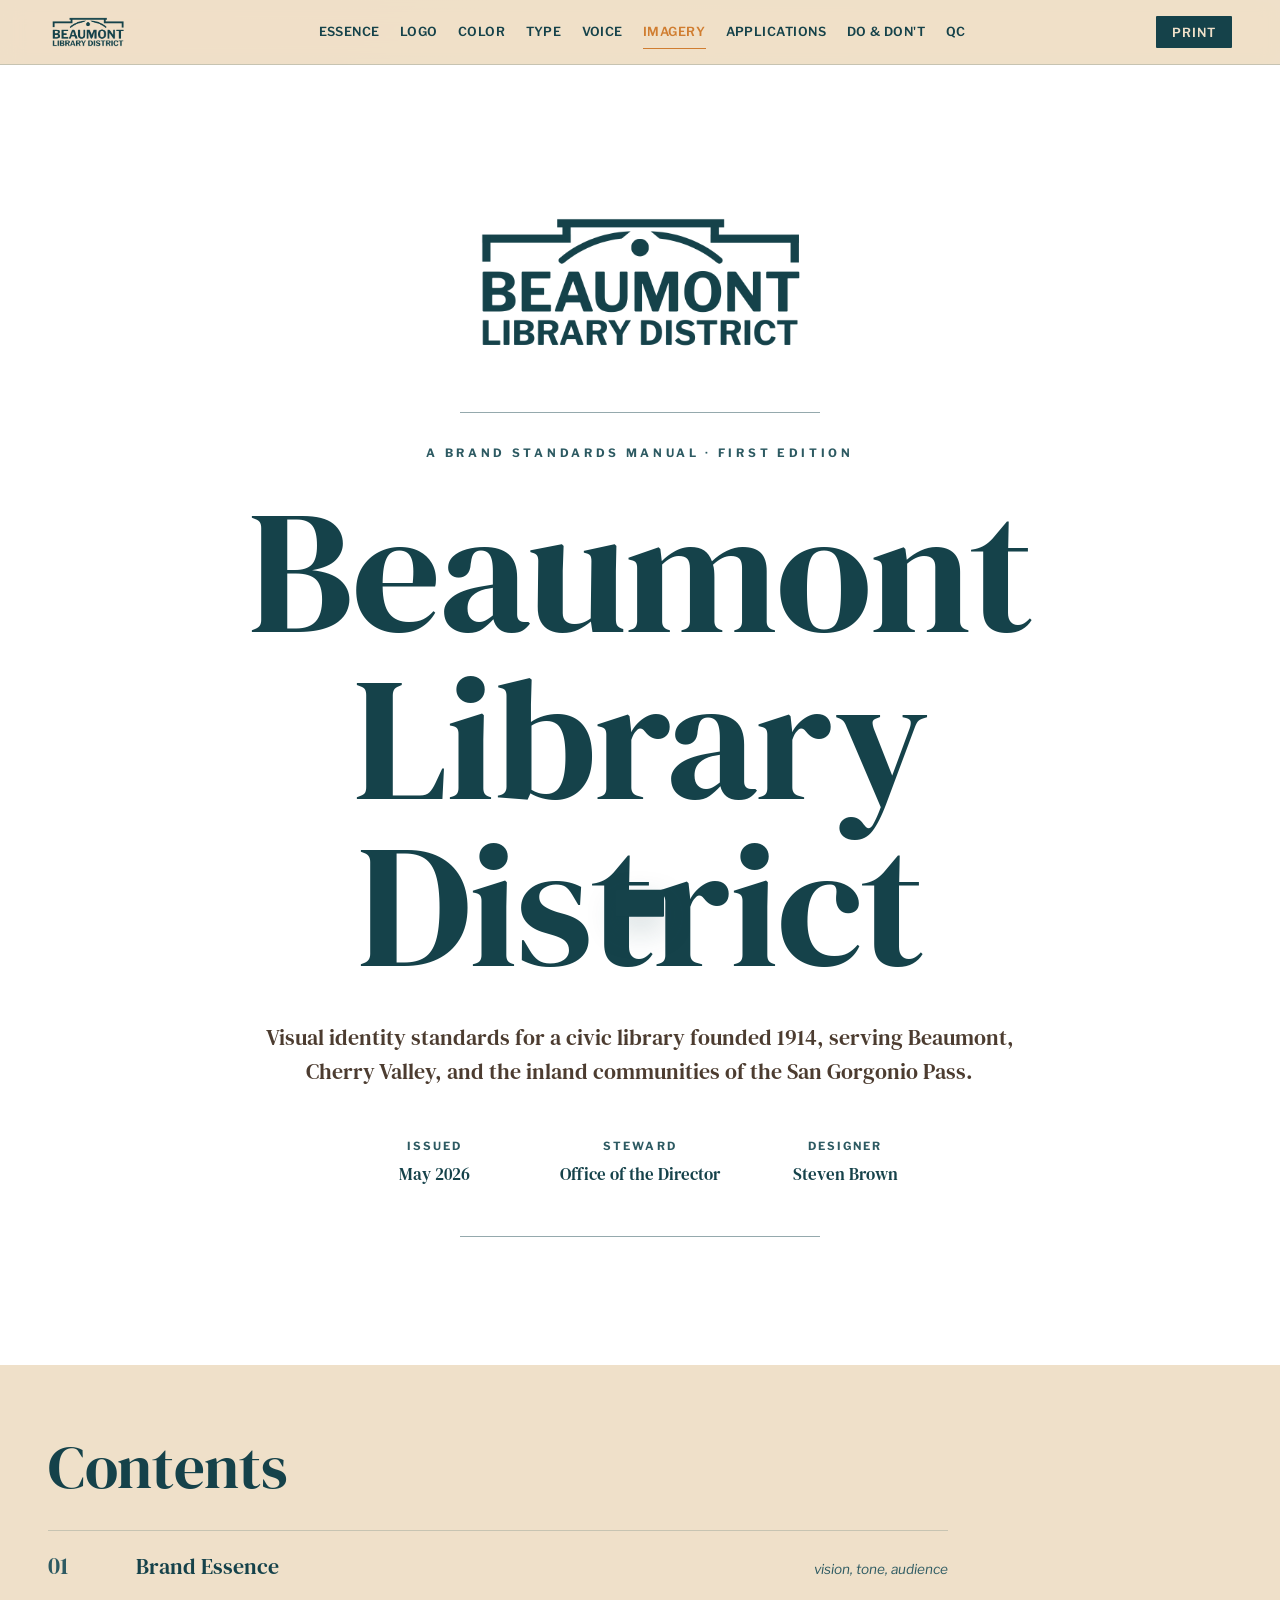
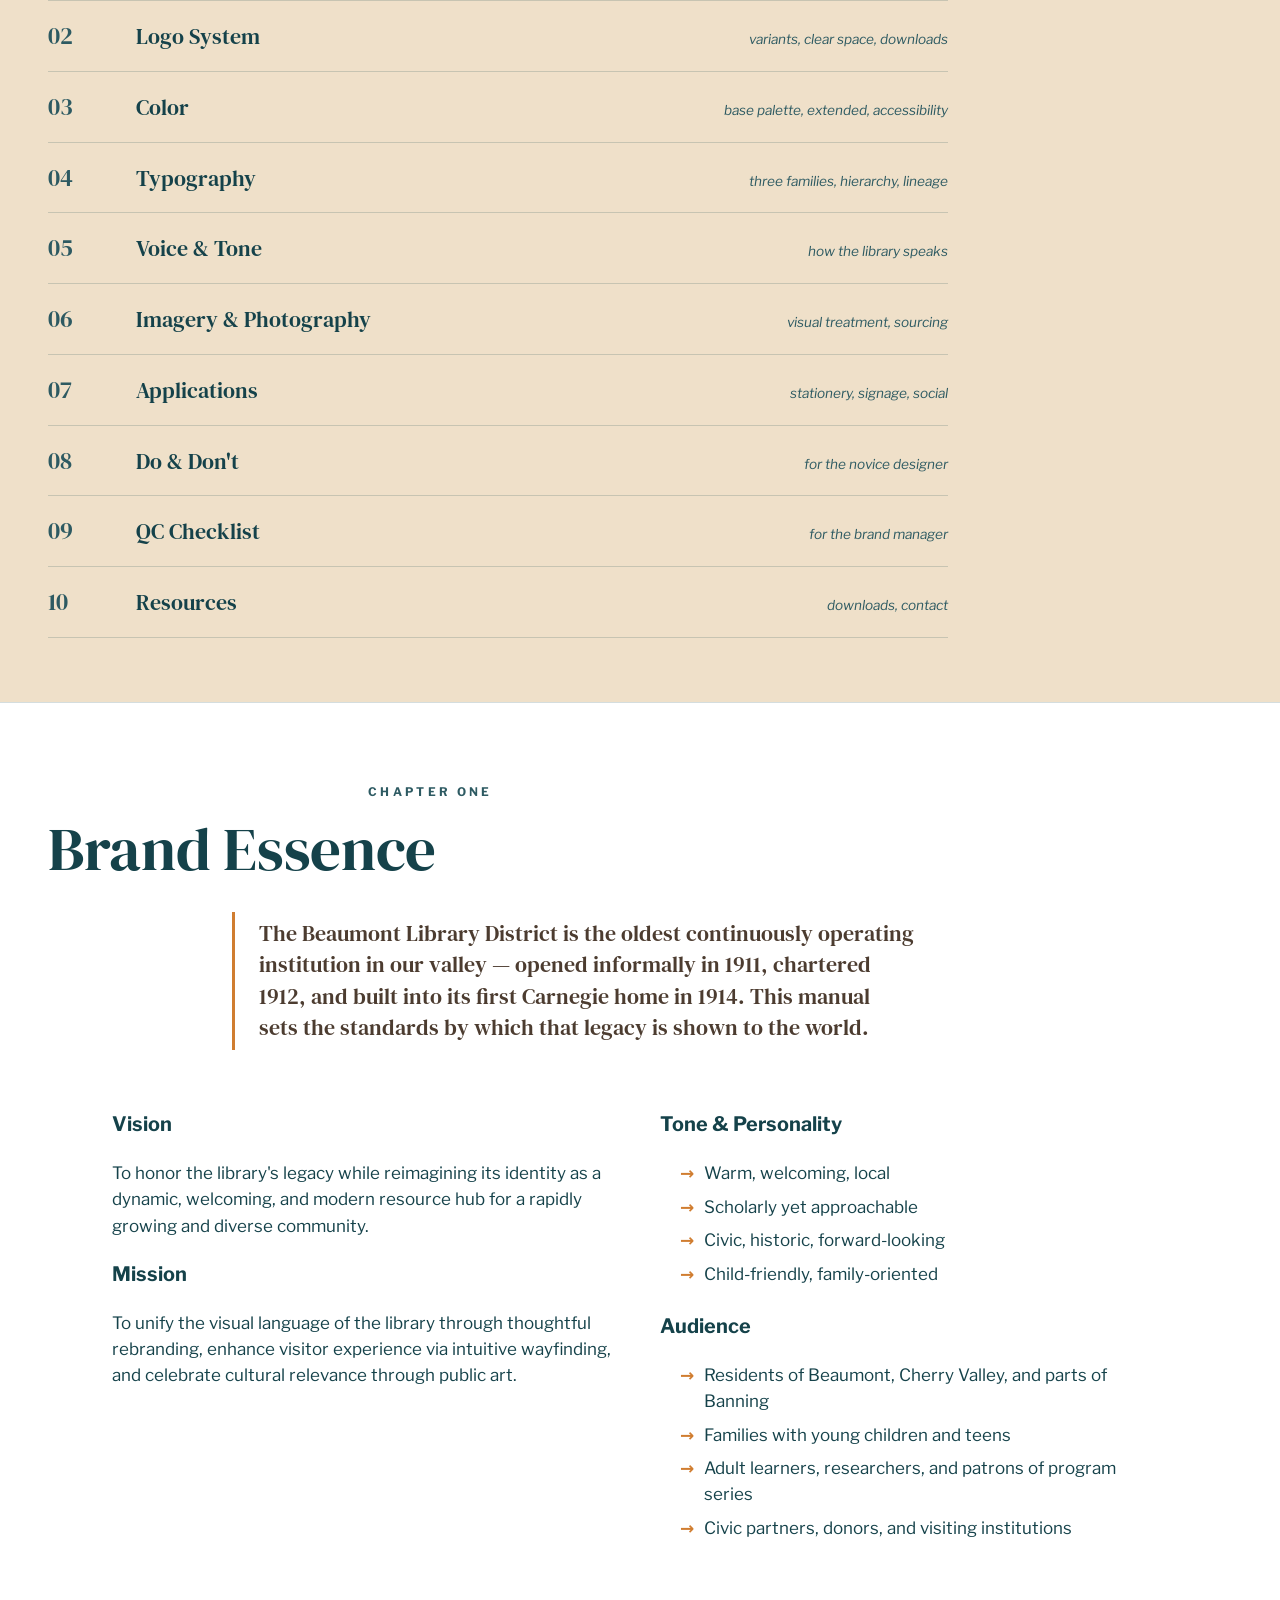
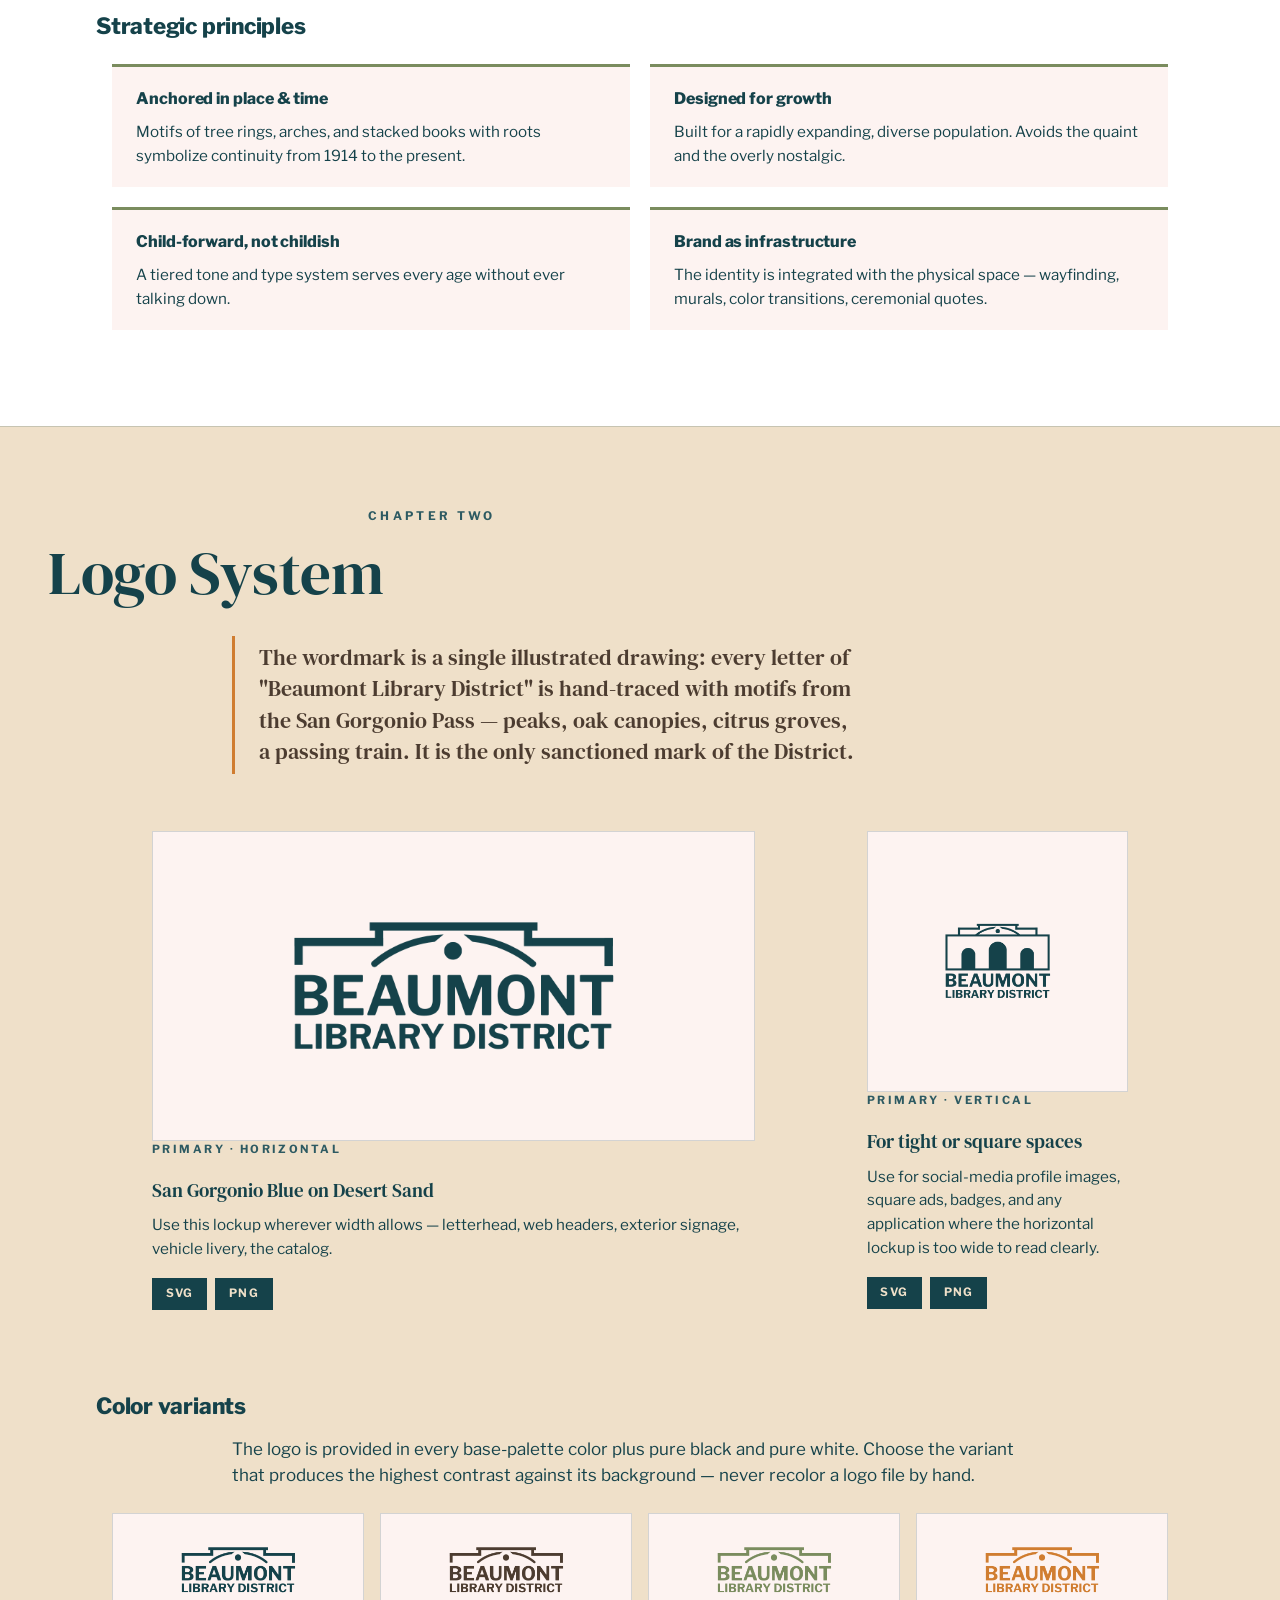
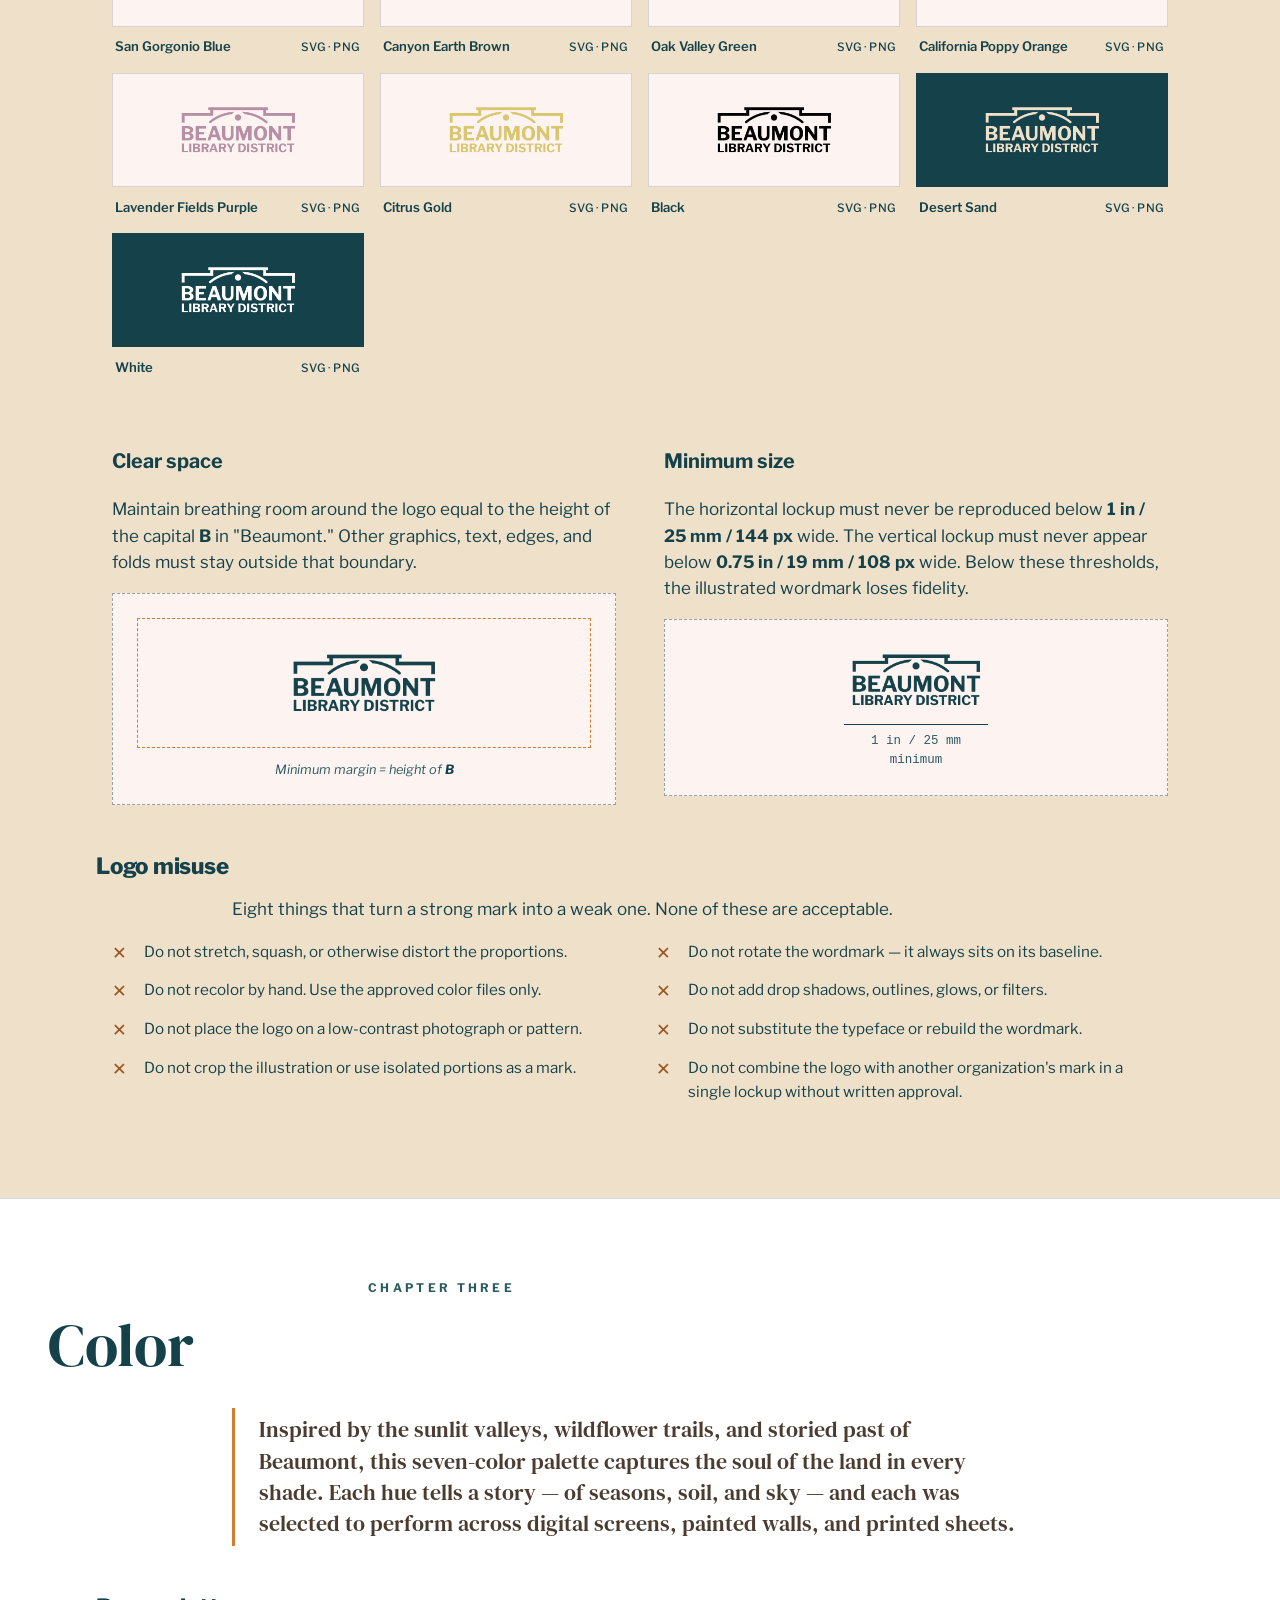
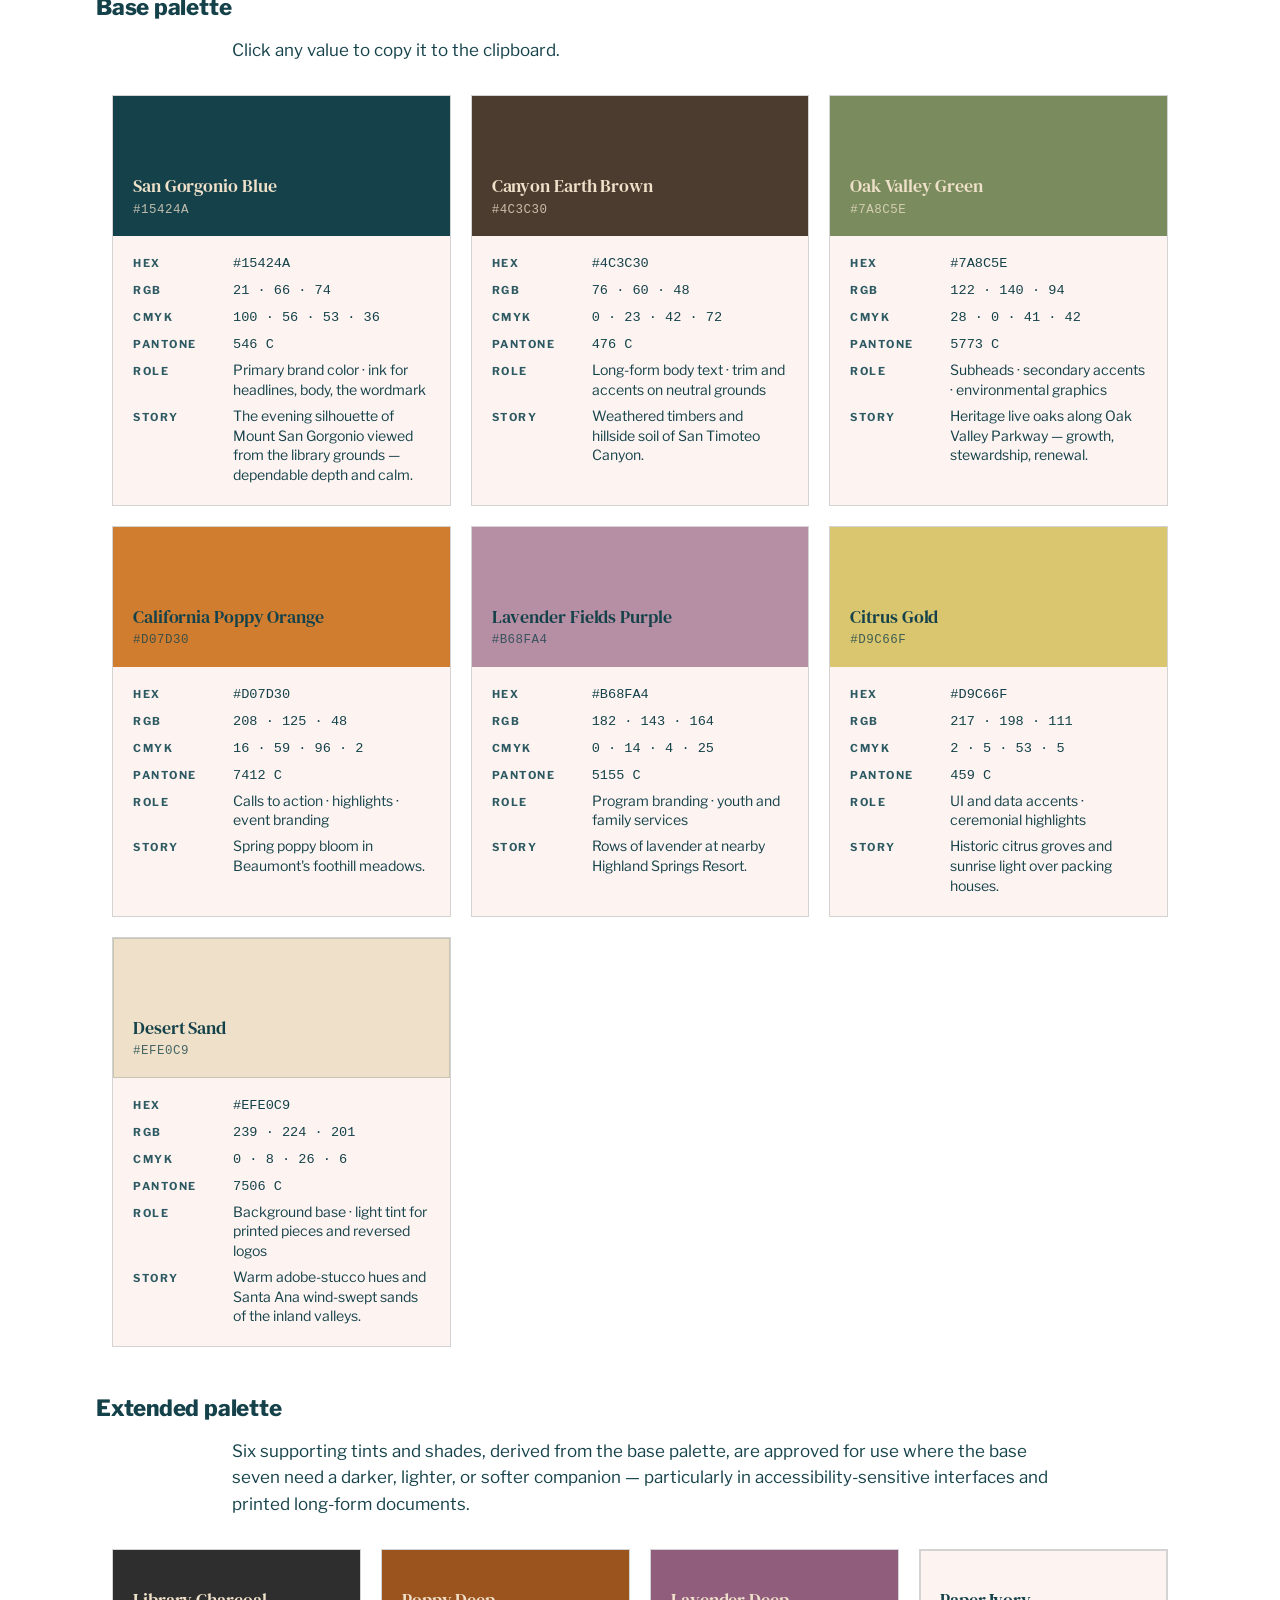
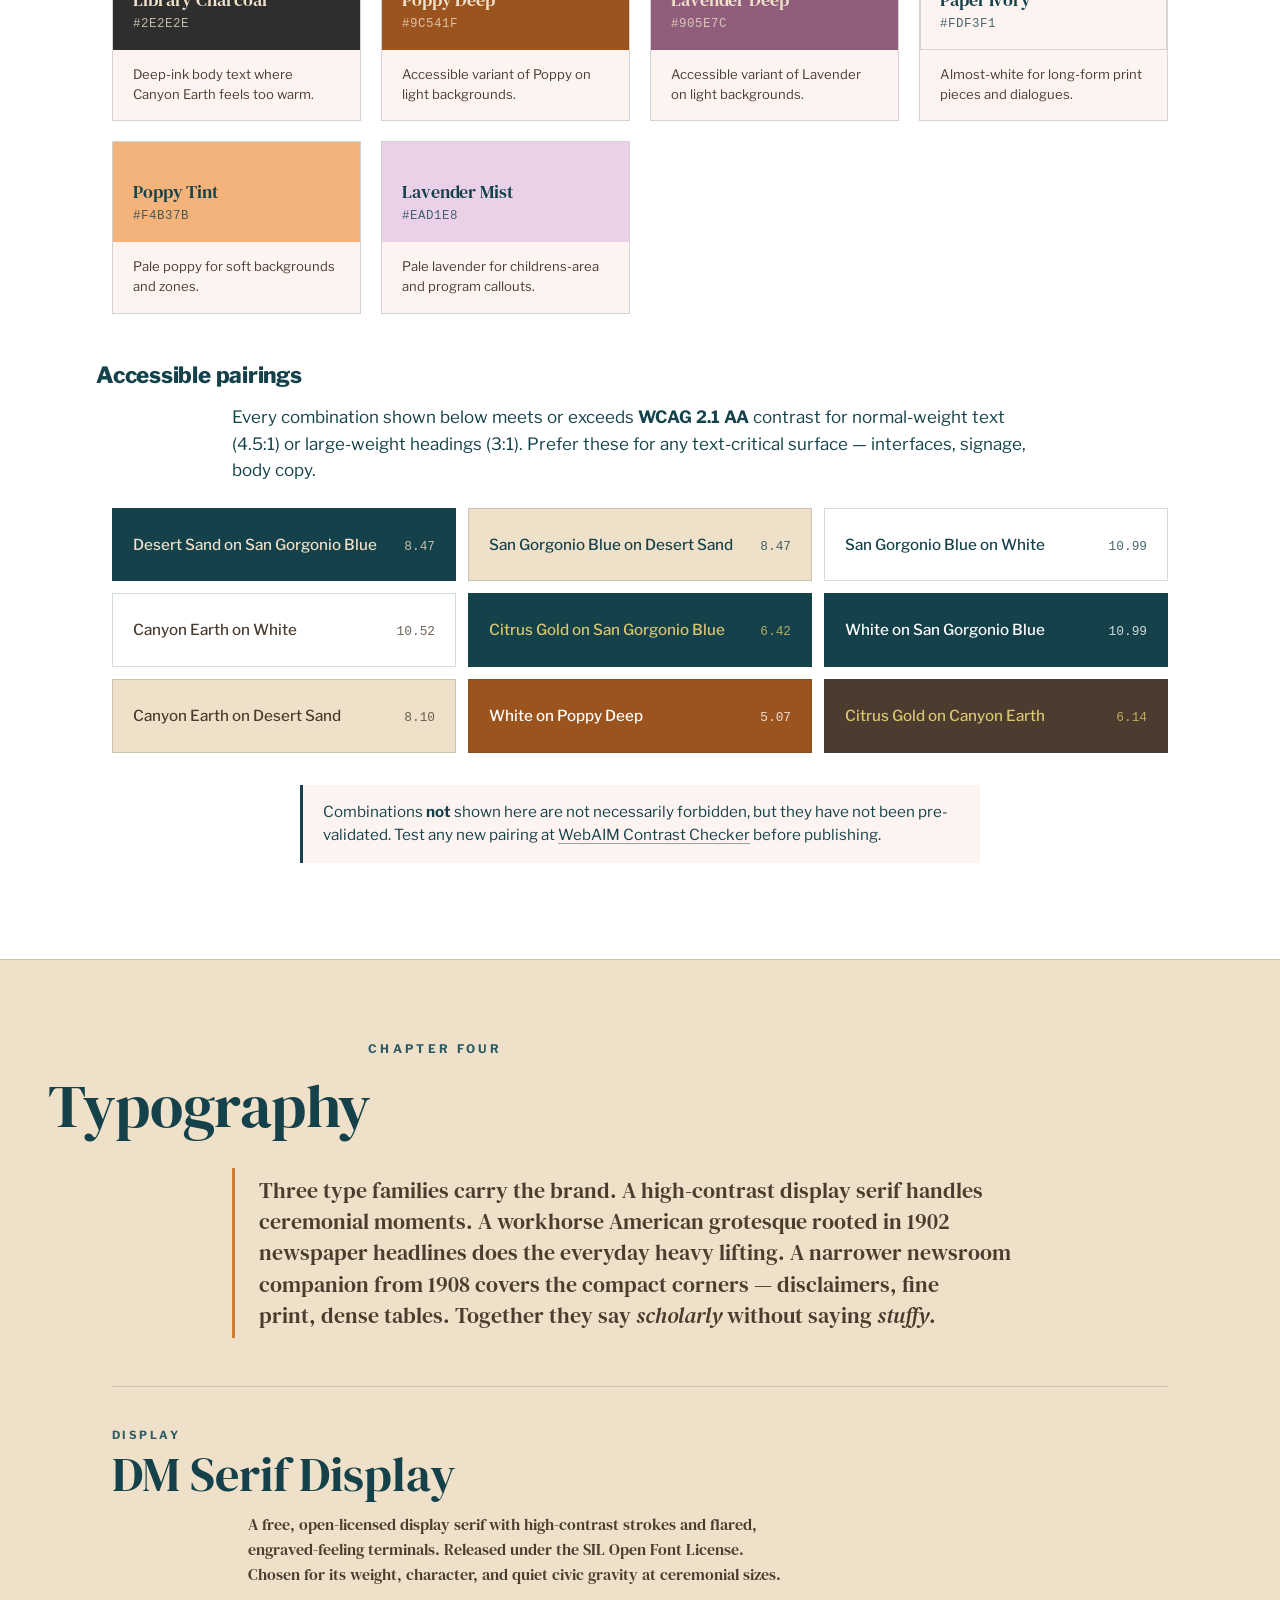
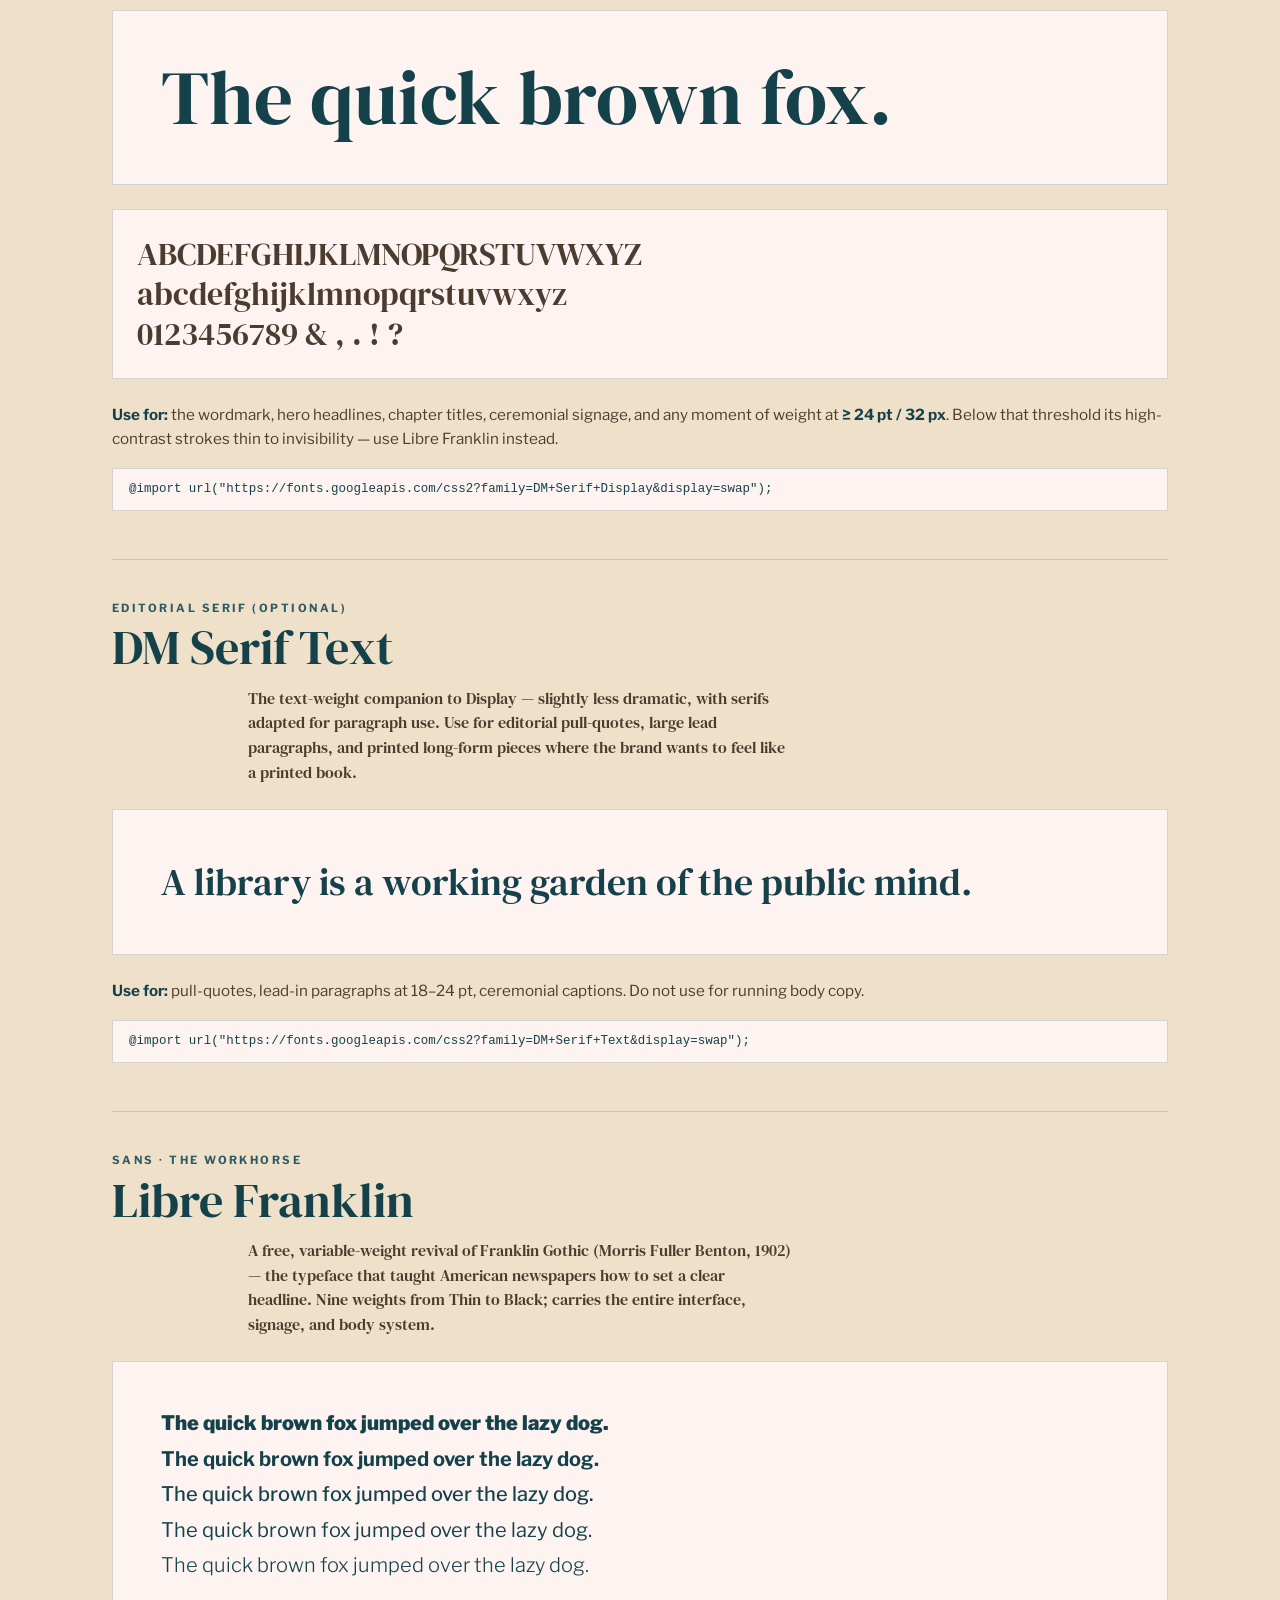
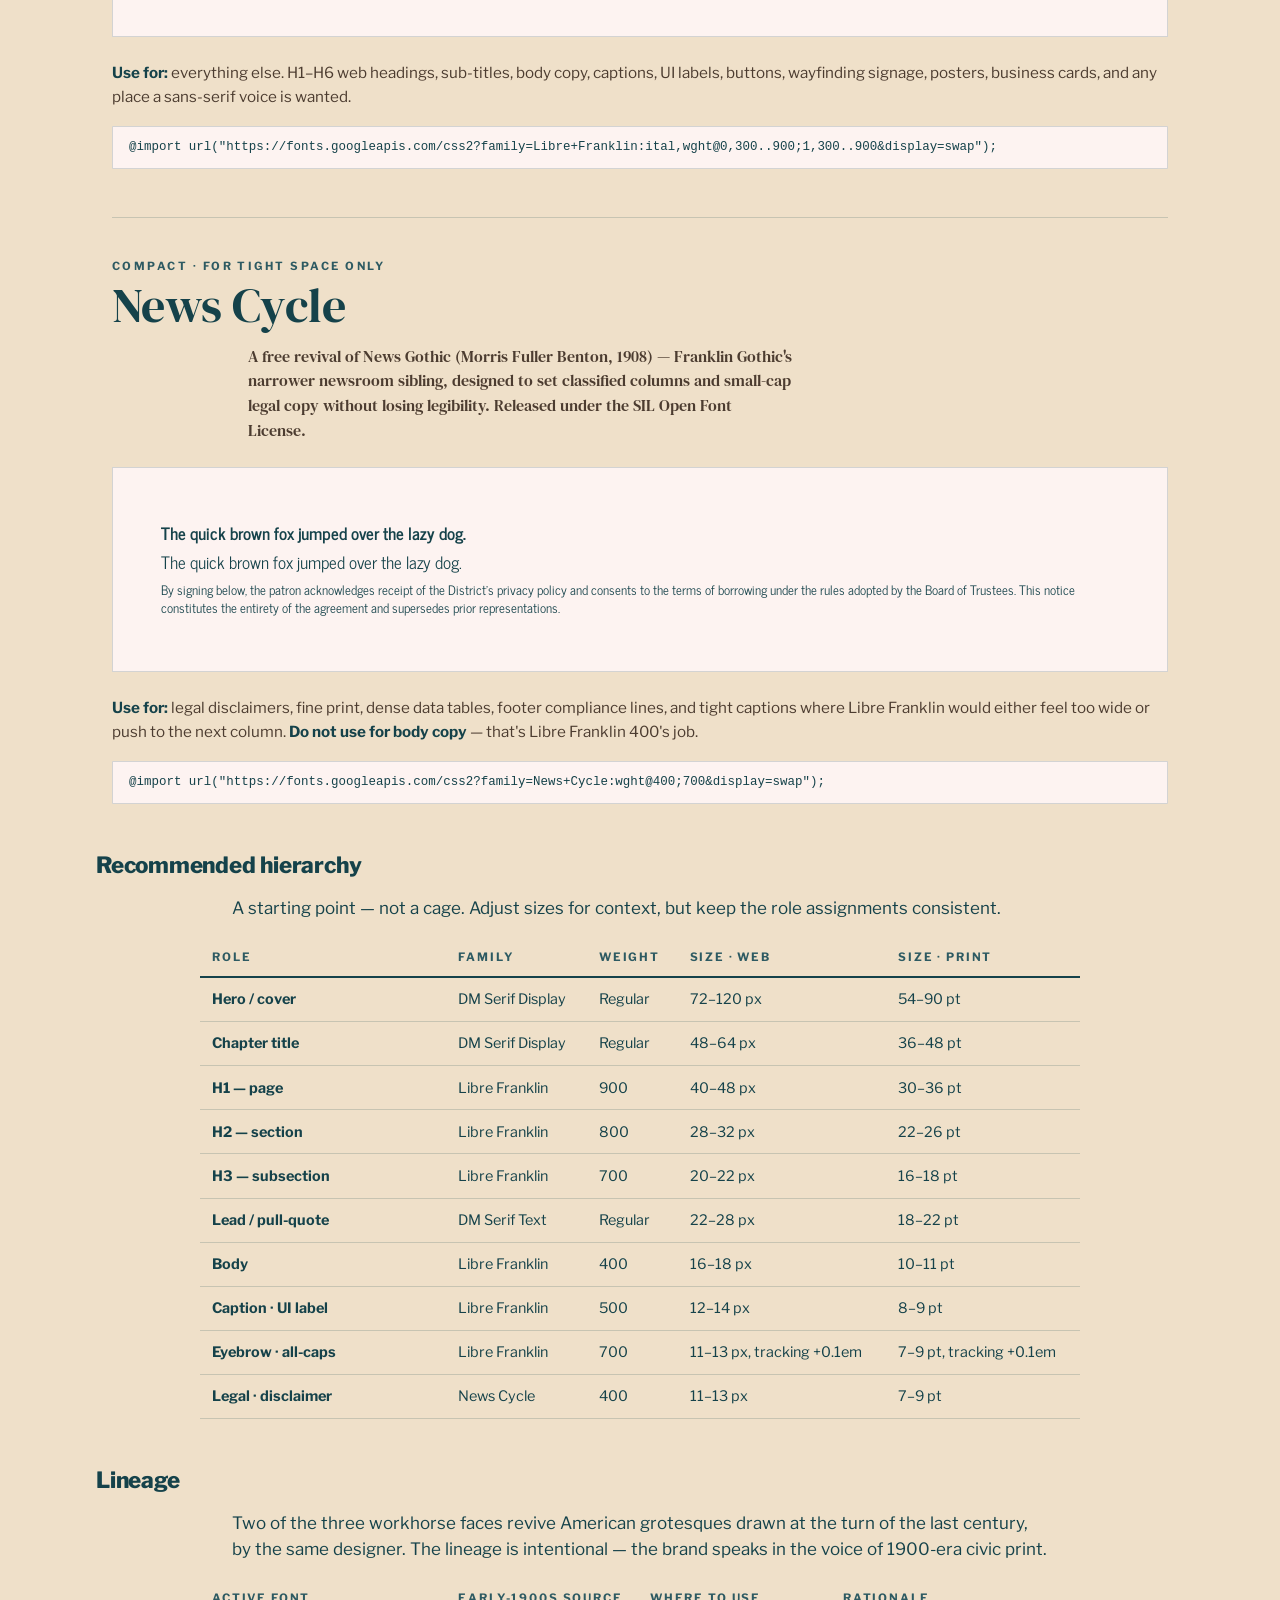
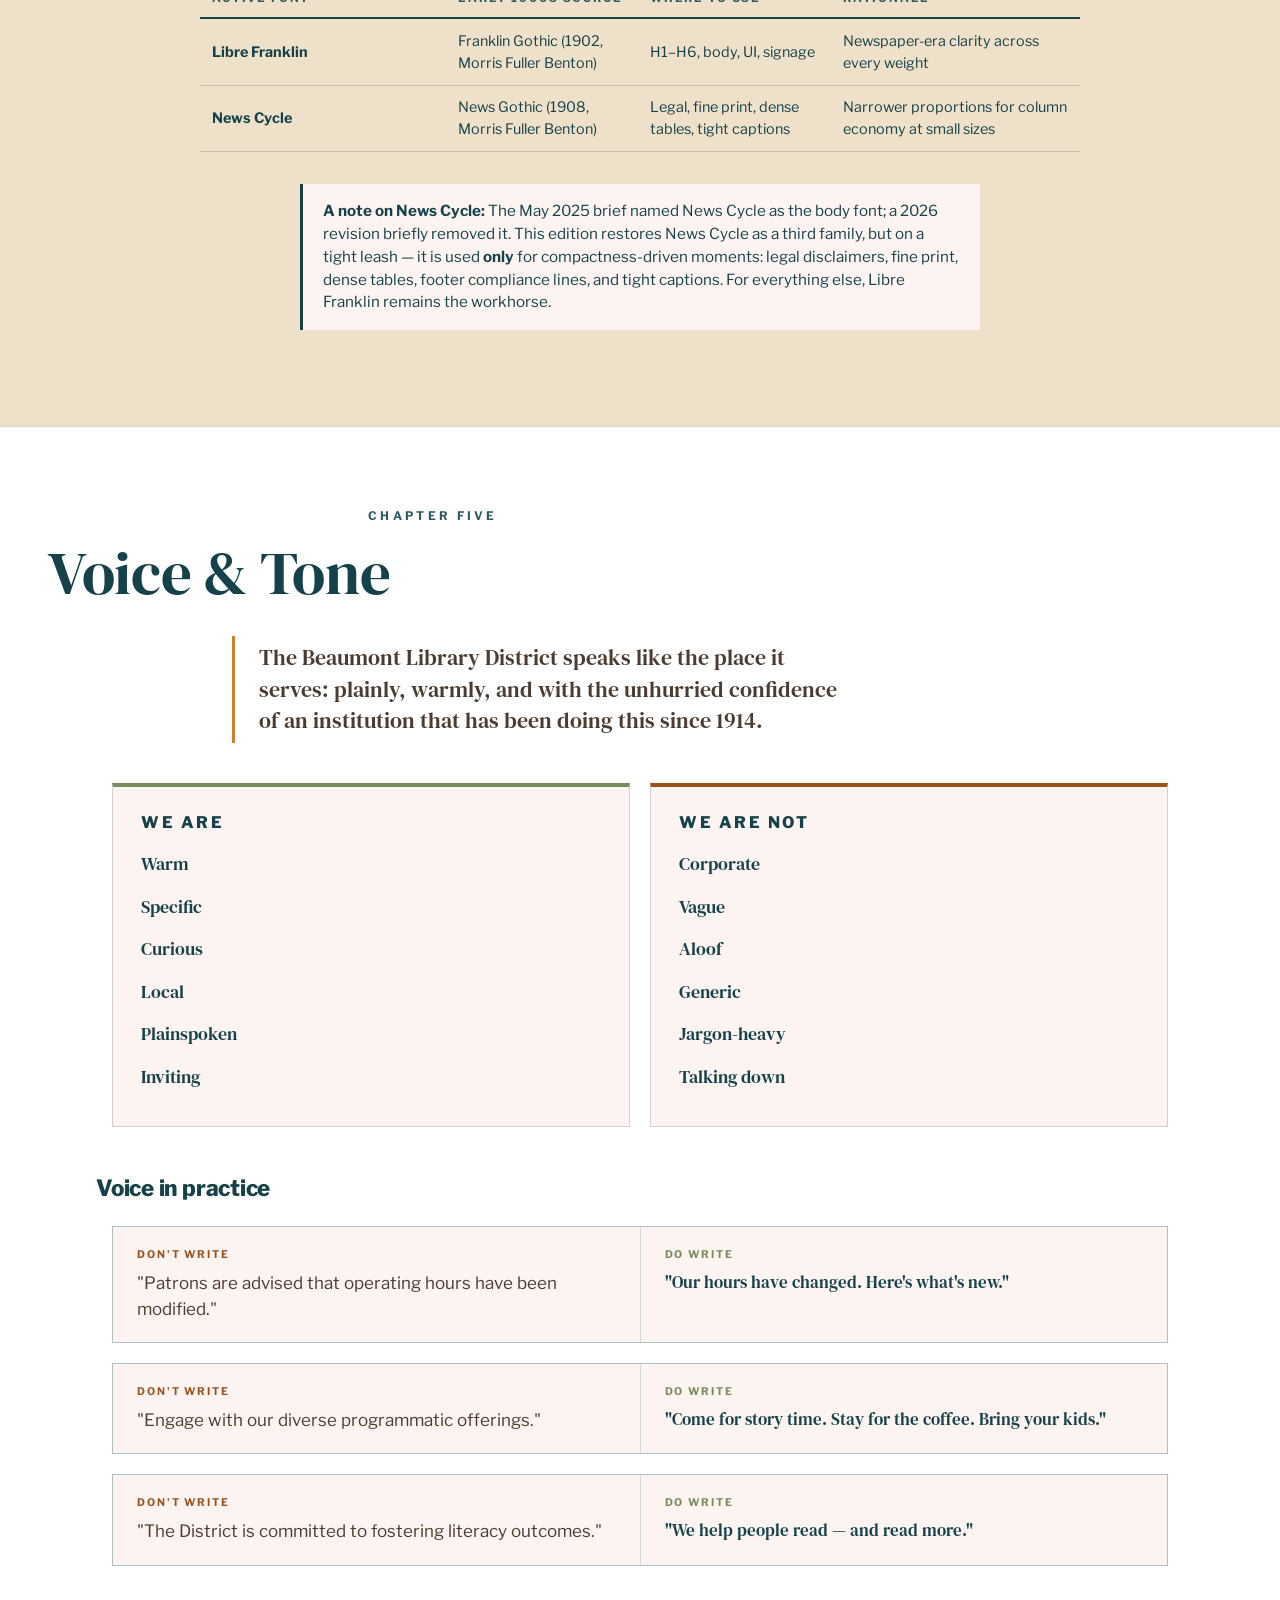
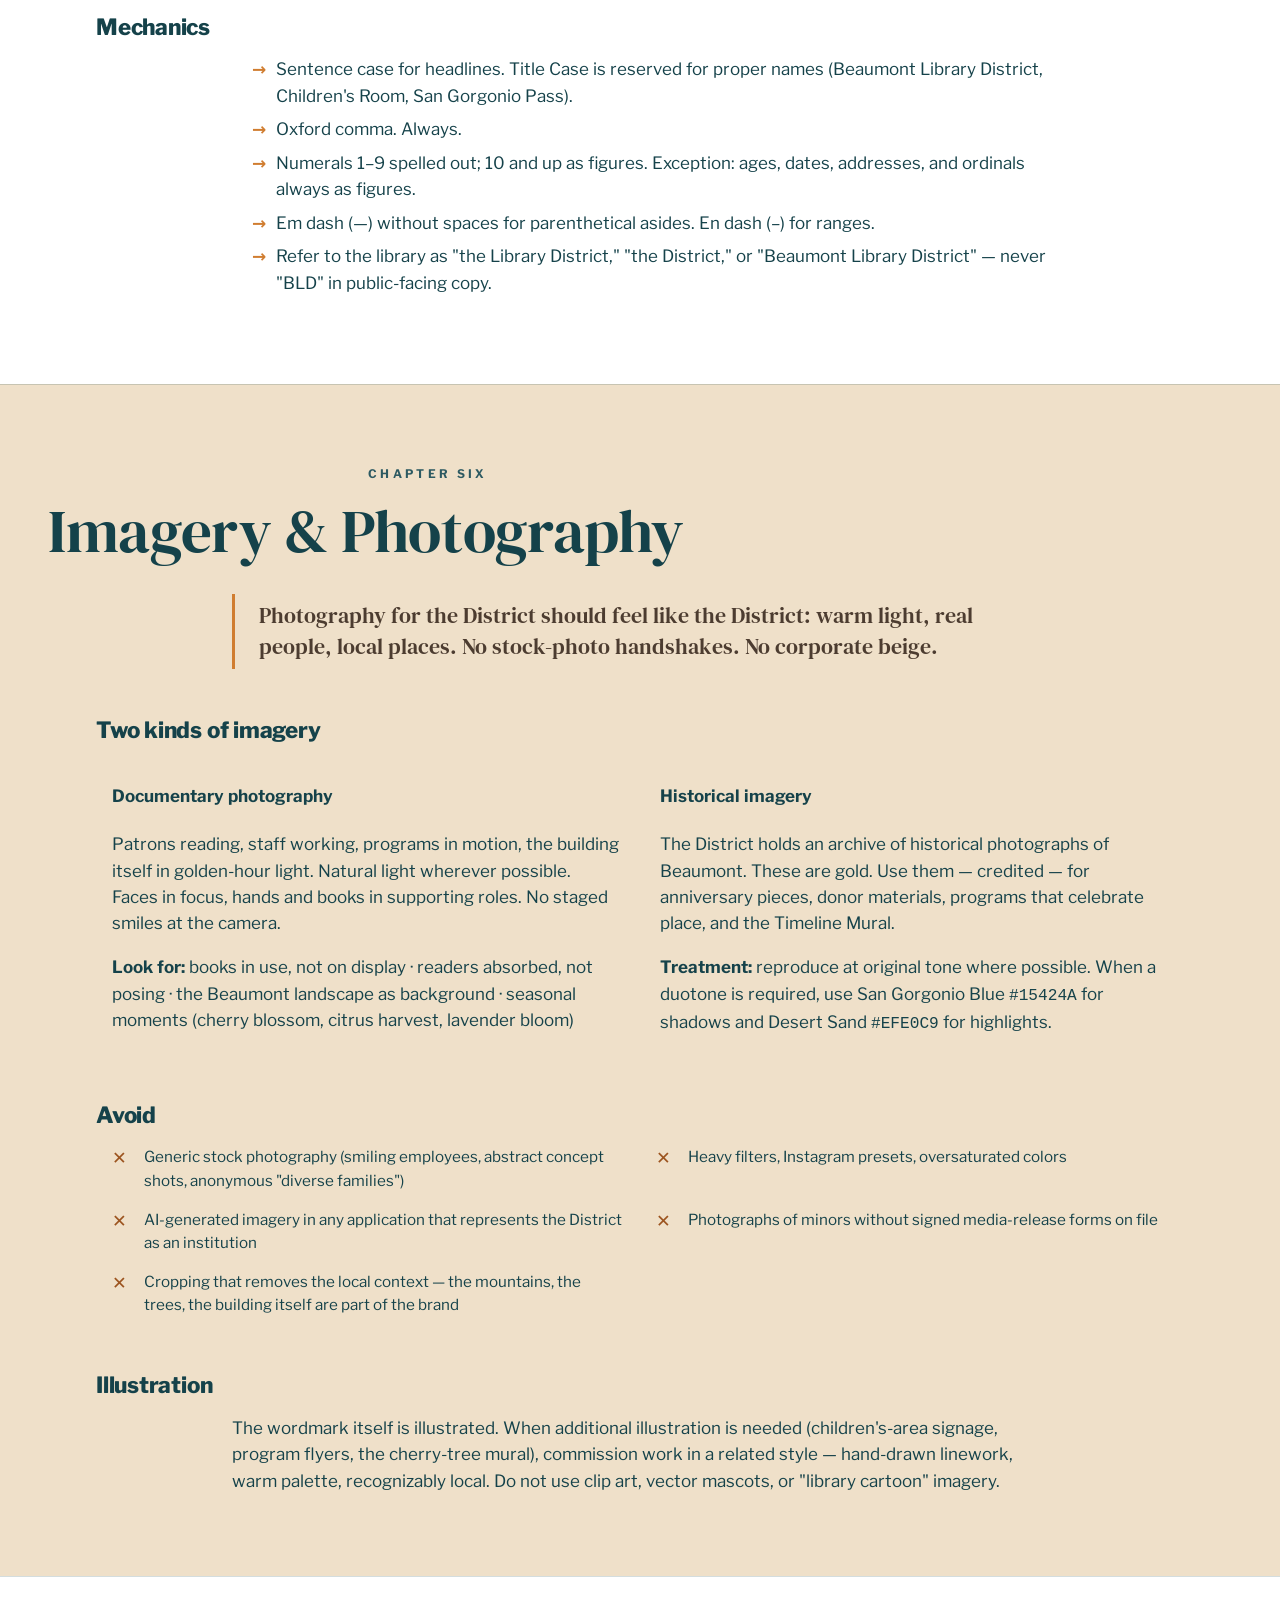
<file: index.html>
<!doctype html>
<html lang="en">
<head>
<meta charset="utf-8">
<meta name="viewport" content="width=device-width,initial-scale=1">
<title>Beaumont Library District — Brand Style Guide</title>
<meta name="description" content="The visual identity, color, typography, voice and application standards for the Beaumont Library District.">
<meta name="theme-color" content="#15424A">
<link rel="icon" type="image/svg+xml" href="assets/logos/horizontal/san-gorgonio-blue.svg">

<link rel="preconnect" href="https://fonts.googleapis.com">
<link rel="preconnect" href="https://fonts.gstatic.com" crossorigin>
<link href="https://fonts.googleapis.com/css2?family=DM+Serif+Display:ital@0;1&family=DM+Serif+Text:ital@0;1&family=Libre+Franklin:ital,wght@0,300..900;1,300..900&family=News+Cycle:wght@400;700&display=swap" rel="stylesheet">

<link rel="stylesheet" href="assets/css/styles.css">
</head>
<body>

<a class="skip" href="#contents">Skip to contents</a>

<header class="masthead" role="banner">
  <div class="masthead-inner">
    <a class="masthead-mark" href="#cover" aria-label="Beaumont Library District">
      <img src="assets/logos/horizontal-png/san-gorgonio-blue.png" alt="Beaumont Library District">
    </a>
    <nav class="masthead-nav" aria-label="Primary">
      <a href="#essence">Essence</a>
      <a href="#logo">Logo</a>
      <a href="#color">Color</a>
      <a href="#type">Type</a>
      <a href="#voice">Voice</a>
      <a href="#imagery">Imagery</a>
      <a href="#apps">Applications</a>
      <a href="#rules">Do &amp; Don't</a>
      <a href="#qc">QC</a>
    </nav>
    <button class="print-btn" type="button" onclick="window.print()" aria-label="Print this style guide">Print</button>
  </div>
</header>

<main>

<!-- ───────────────────────── COVER ───────────────────────── -->
<section id="cover" class="cover" aria-labelledby="cover-title">
  <img class="cover-logo" src="assets/logos/horizontal-png/san-gorgonio-blue.png" alt="Beaumont Library District">
  <div class="cover-rule" aria-hidden="true"></div>
  <p class="eyebrow">A brand standards manual · First edition</p>
  <h1 id="cover-title" class="cover-title">Beaumont<br>Library<br>District</h1>
  <p class="cover-sub">Visual identity standards for a civic library founded 1914, serving Beaumont, Cherry Valley, and the inland communities of the San Gorgonio Pass.</p>
  <dl class="cover-meta">
    <div><dt>Issued</dt><dd>May 2026</dd></div>
    <div><dt>Steward</dt><dd>Office of the Director</dd></div>
    <div><dt>Designer</dt><dd>Steven Brown</dd></div>
  </dl>
  <div class="cover-rule" aria-hidden="true"></div>
</section>

<!-- ───────────────────────── CONTENTS ───────────────────────── -->
<section id="contents" class="contents" aria-labelledby="contents-title">
  <h2 id="contents-title" class="section-heading">Contents</h2>
  <ol class="toc">
    <li><a href="#essence"><span class="toc-num">01</span><span class="toc-title">Brand Essence</span><span class="toc-page">vision, tone, audience</span></a></li>
    <li><a href="#logo"><span class="toc-num">02</span><span class="toc-title">Logo System</span><span class="toc-page">variants, clear space, downloads</span></a></li>
    <li><a href="#color"><span class="toc-num">03</span><span class="toc-title">Color</span><span class="toc-page">base palette, extended, accessibility</span></a></li>
    <li><a href="#type"><span class="toc-num">04</span><span class="toc-title">Typography</span><span class="toc-page">three families, hierarchy, lineage</span></a></li>
    <li><a href="#voice"><span class="toc-num">05</span><span class="toc-title">Voice &amp; Tone</span><span class="toc-page">how the library speaks</span></a></li>
    <li><a href="#imagery"><span class="toc-num">06</span><span class="toc-title">Imagery &amp; Photography</span><span class="toc-page">visual treatment, sourcing</span></a></li>
    <li><a href="#apps"><span class="toc-num">07</span><span class="toc-title">Applications</span><span class="toc-page">stationery, signage, social</span></a></li>
    <li><a href="#rules"><span class="toc-num">08</span><span class="toc-title">Do &amp; Don't</span><span class="toc-page">for the novice designer</span></a></li>
    <li><a href="#qc"><span class="toc-num">09</span><span class="toc-title">QC Checklist</span><span class="toc-page">for the brand manager</span></a></li>
    <li><a href="#resources"><span class="toc-num">10</span><span class="toc-title">Resources</span><span class="toc-page">downloads, contact</span></a></li>
  </ol>
</section>

<!-- ───────────────────────── 01 — ESSENCE ───────────────────────── -->
<section id="essence" class="prose" aria-labelledby="essence-title">
  <p class="section-num">Chapter One</p>
  <h2 id="essence-title" class="section-heading">Brand Essence</h2>

  <div class="lede">
    <p>The Beaumont Library District is the oldest continuously operating institution in our valley — opened informally in <span class="nowrap">1911</span>, chartered <span class="nowrap">1912</span>, and built into its first Carnegie home in <span class="nowrap">1914</span>. This manual sets the standards by which that legacy is shown to the world.</p>
  </div>

  <div class="cols-2">
    <div>
      <h3>Vision</h3>
      <p>To honor the library's legacy while reimagining its identity as a dynamic, welcoming, and modern resource hub for a rapidly growing and diverse community.</p>

      <h3>Mission</h3>
      <p>To unify the visual language of the library through thoughtful rebranding, enhance visitor experience via intuitive wayfinding, and celebrate cultural relevance through public art.</p>
    </div>
    <div>
      <h3>Tone &amp; Personality</h3>
      <ul class="ticked">
        <li>Warm, welcoming, local</li>
        <li>Scholarly yet approachable</li>
        <li>Civic, historic, forward-looking</li>
        <li>Child-friendly, family-oriented</li>
      </ul>

      <h3>Audience</h3>
      <ul class="ticked">
        <li>Residents of Beaumont, Cherry Valley, and parts of Banning</li>
        <li>Families with young children and teens</li>
        <li>Adult learners, researchers, and patrons of program series</li>
        <li>Civic partners, donors, and visiting institutions</li>
      </ul>
    </div>
  </div>

  <h3>Strategic principles</h3>
  <div class="principles">
    <div class="principle"><h4>Anchored in place &amp; time</h4><p>Motifs of tree rings, arches, and stacked books with roots symbolize continuity from <span class="nowrap">1914</span> to the present.</p></div>
    <div class="principle"><h4>Designed for growth</h4><p>Built for a rapidly expanding, diverse population. Avoids the quaint and the overly nostalgic.</p></div>
    <div class="principle"><h4>Child-forward, not childish</h4><p>A tiered tone and type system serves every age without ever talking down.</p></div>
    <div class="principle"><h4>Brand as infrastructure</h4><p>The identity is integrated with the physical space — wayfinding, murals, color transitions, ceremonial quotes.</p></div>
  </div>
</section>

<!-- ───────────────────────── 02 — LOGO ───────────────────────── -->
<section id="logo" class="prose" aria-labelledby="logo-title">
  <p class="section-num">Chapter Two</p>
  <h2 id="logo-title" class="section-heading">Logo System</h2>

  <div class="lede">
    <p>The wordmark is a single illustrated drawing: every letter of "Beaumont Library District" is hand-traced with motifs from the San Gorgonio Pass — peaks, oak canopies, citrus groves, a passing train. It is the only sanctioned mark of the District.</p>
  </div>

  <div class="logo-showcase">
    <figure class="logo-primary">
      <div class="logo-stage logo-stage-light">
        <img src="assets/logos/horizontal-png/san-gorgonio-blue.png" alt="Beaumont Library District horizontal logo in San Gorgonio Blue">
      </div>
      <figcaption>
        <p class="figcap-eyebrow">Primary · Horizontal</p>
        <p class="figcap-title">San Gorgonio Blue on Desert Sand</p>
        <p>Use this lockup wherever width allows — letterhead, web headers, exterior signage, vehicle livery, the catalog.</p>
        <p class="downloads">
          <a class="dl" href="assets/logos/horizontal/san-gorgonio-blue.svg" download>SVG</a>
          <a class="dl" href="assets/logos/horizontal-png/san-gorgonio-blue.png" download>PNG</a>
        </p>
      </figcaption>
    </figure>

    <figure class="logo-vertical">
      <div class="logo-stage logo-stage-light">
        <img src="assets/logos/vertical-png/san-gorgonio-blue.png" alt="Beaumont Library District vertical logo in San Gorgonio Blue">
      </div>
      <figcaption>
        <p class="figcap-eyebrow">Primary · Vertical</p>
        <p class="figcap-title">For tight or square spaces</p>
        <p>Use for social-media profile images, square ads, badges, and any application where the horizontal lockup is too wide to read clearly.</p>
        <p class="downloads">
          <a class="dl" href="assets/logos/vertical/san-gorgonio-blue.svg" download>SVG</a>
          <a class="dl" href="assets/logos/vertical-png/san-gorgonio-blue.png" download>PNG</a>
        </p>
      </figcaption>
    </figure>
  </div>

  <h3>Color variants</h3>
  <p>The logo is provided in every base-palette color plus pure black and pure white. Choose the variant that produces the highest contrast against its background — never recolor a logo file by hand.</p>

  <div class="logo-variants" id="logo-variants">
    <!-- variants populated via static markup below -->
    <figure class="lv lv-light"><div class="lv-stage"><img src="assets/logos/horizontal-png/san-gorgonio-blue.png" alt="San Gorgonio Blue"></div><figcaption>San Gorgonio Blue<span class="lv-links"><a href="assets/logos/horizontal/san-gorgonio-blue.svg" download>SVG</a> · <a href="assets/logos/horizontal-png/san-gorgonio-blue.png" download>PNG</a></span></figcaption></figure>
    <figure class="lv lv-light"><div class="lv-stage"><img src="assets/logos/horizontal-png/canyon-earth-brown.png" alt="Canyon Earth Brown"></div><figcaption>Canyon Earth Brown<span class="lv-links"><a href="assets/logos/horizontal/canyon-earth-brown.svg" download>SVG</a> · <a href="assets/logos/horizontal-png/canyon-earth-brown.png" download>PNG</a></span></figcaption></figure>
    <figure class="lv lv-light"><div class="lv-stage"><img src="assets/logos/horizontal-png/oak-valley-green.png" alt="Oak Valley Green"></div><figcaption>Oak Valley Green<span class="lv-links"><a href="assets/logos/horizontal/oak-valley-green.svg" download>SVG</a> · <a href="assets/logos/horizontal-png/oak-valley-green.png" download>PNG</a></span></figcaption></figure>
    <figure class="lv lv-light"><div class="lv-stage"><img src="assets/logos/horizontal-png/california-poppy-orange.png" alt="California Poppy Orange"></div><figcaption>California Poppy Orange<span class="lv-links"><a href="assets/logos/horizontal/california-poppy-orange.svg" download>SVG</a> · <a href="assets/logos/horizontal-png/california-poppy-orange.png" download>PNG</a></span></figcaption></figure>
    <figure class="lv lv-light"><div class="lv-stage"><img src="assets/logos/horizontal-png/lavender-fields-purple.png" alt="Lavender Fields Purple"></div><figcaption>Lavender Fields Purple<span class="lv-links"><a href="assets/logos/horizontal/lavender-fields-purple.svg" download>SVG</a> · <a href="assets/logos/horizontal-png/lavender-fields-purple.png" download>PNG</a></span></figcaption></figure>
    <figure class="lv lv-light"><div class="lv-stage"><img src="assets/logos/horizontal-png/citrus-gold.png" alt="Citrus Gold"></div><figcaption>Citrus Gold<span class="lv-links"><a href="assets/logos/horizontal/citrus-gold.svg" download>SVG</a> · <a href="assets/logos/horizontal-png/citrus-gold.png" download>PNG</a></span></figcaption></figure>
    <figure class="lv lv-light"><div class="lv-stage"><img src="assets/logos/horizontal-png/black.png" alt="Black"></div><figcaption>Black<span class="lv-links"><a href="assets/logos/horizontal/black.svg" download>SVG</a> · <a href="assets/logos/horizontal-png/black.png" download>PNG</a></span></figcaption></figure>
    <figure class="lv lv-dark"><div class="lv-stage"><img src="assets/logos/horizontal-png/desert-sand.png" alt="Desert Sand"></div><figcaption>Desert Sand<span class="lv-links"><a href="assets/logos/horizontal/desert-sand.svg" download>SVG</a> · <a href="assets/logos/horizontal-png/desert-sand.png" download>PNG</a></span></figcaption></figure>
    <figure class="lv lv-dark"><div class="lv-stage"><img src="assets/logos/horizontal-png/white.png" alt="White"></div><figcaption>White<span class="lv-links"><a href="assets/logos/horizontal/white.svg" download>SVG</a> · <a href="assets/logos/horizontal-png/white.png" download>PNG</a></span></figcaption></figure>
  </div>

  <div class="cols-2 cols-2--mech">
    <div>
      <h3>Clear space</h3>
      <p>Maintain breathing room around the logo equal to the height of the capital <strong>B</strong> in "Beaumont." Other graphics, text, edges, and folds must stay outside that boundary.</p>
      <div class="diagram diagram-clear" aria-hidden="true">
        <div class="diagram-box">
          <img src="assets/logos/horizontal-png/san-gorgonio-blue.png" alt="">
        </div>
        <p class="diagram-cap">Minimum margin = height of <strong>B</strong></p>
      </div>
    </div>
    <div>
      <h3>Minimum size</h3>
      <p>The horizontal lockup must never be reproduced below <strong>1 in / 25 mm / 144 px</strong> wide. The vertical lockup must never appear below <strong>0.75 in / 19 mm / 108 px</strong> wide. Below these thresholds, the illustrated wordmark loses fidelity.</p>
      <div class="diagram diagram-min" aria-hidden="true">
        <img class="diagram-min-img" src="assets/logos/horizontal-png/san-gorgonio-blue.png" alt="">
        <div class="diagram-rule"><span>1 in / 25 mm minimum</span></div>
      </div>
    </div>
  </div>

  <h3>Logo misuse</h3>
  <p>Eight things that turn a strong mark into a weak one. None of these are acceptable.</p>
  <ul class="misuse">
    <li><span class="misuse-x" aria-hidden="true">✕</span>Do not stretch, squash, or otherwise distort the proportions.</li>
    <li><span class="misuse-x" aria-hidden="true">✕</span>Do not rotate the wordmark — it always sits on its baseline.</li>
    <li><span class="misuse-x" aria-hidden="true">✕</span>Do not recolor by hand. Use the approved color files only.</li>
    <li><span class="misuse-x" aria-hidden="true">✕</span>Do not add drop shadows, outlines, glows, or filters.</li>
    <li><span class="misuse-x" aria-hidden="true">✕</span>Do not place the logo on a low-contrast photograph or pattern.</li>
    <li><span class="misuse-x" aria-hidden="true">✕</span>Do not substitute the typeface or rebuild the wordmark.</li>
    <li><span class="misuse-x" aria-hidden="true">✕</span>Do not crop the illustration or use isolated portions as a mark.</li>
    <li><span class="misuse-x" aria-hidden="true">✕</span>Do not combine the logo with another organization's mark in a single lockup without written approval.</li>
  </ul>
</section>

<!-- ───────────────────────── 03 — COLOR ───────────────────────── -->
<section id="color" class="prose" aria-labelledby="color-title">
  <p class="section-num">Chapter Three</p>
  <h2 id="color-title" class="section-heading">Color</h2>

  <div class="lede">
    <p>Inspired by the sunlit valleys, wildflower trails, and storied past of Beaumont, this seven-color palette captures the soul of the land in every shade. Each hue tells a story — of seasons, soil, and sky — and each was selected to perform across digital screens, painted walls, and printed sheets.</p>
  </div>

  <h3>Base palette</h3>
  <p>Click any value to copy it to the clipboard.</p>
  <div class="swatches">

    <article class="swatch" style="--c:#15424A; --ink:#EFE0C9;">
      <div class="swatch-chip" data-copy="#15424A">
        <span class="swatch-chip-name">San Gorgonio Blue</span>
        <span class="swatch-chip-hex">#15424A</span>
      </div>
      <dl class="swatch-data">
        <div><dt>Hex</dt><dd><button class="copy" data-copy="#15424A">#15424A</button></dd></div>
        <div><dt>RGB</dt><dd><button class="copy" data-copy="21, 66, 74">21 · 66 · 74</button></dd></div>
        <div><dt>CMYK</dt><dd><button class="copy" data-copy="100 56 53 36">100 · 56 · 53 · 36</button></dd></div>
        <div><dt>Pantone</dt><dd><button class="copy" data-copy="Pantone 546 C">546 C</button></dd></div>
        <div><dt>Role</dt><dd>Primary brand color · ink for headlines, body, the wordmark</dd></div>
        <div><dt>Story</dt><dd>The evening silhouette of Mount San Gorgonio viewed from the library grounds — dependable depth and calm.</dd></div>
      </dl>
    </article>

    <article class="swatch" style="--c:#4C3C30; --ink:#EFE0C9;">
      <div class="swatch-chip" data-copy="#4C3C30">
        <span class="swatch-chip-name">Canyon Earth Brown</span>
        <span class="swatch-chip-hex">#4C3C30</span>
      </div>
      <dl class="swatch-data">
        <div><dt>Hex</dt><dd><button class="copy" data-copy="#4C3C30">#4C3C30</button></dd></div>
        <div><dt>RGB</dt><dd><button class="copy" data-copy="76, 60, 48">76 · 60 · 48</button></dd></div>
        <div><dt>CMYK</dt><dd><button class="copy" data-copy="0 23 42 72">0 · 23 · 42 · 72</button></dd></div>
        <div><dt>Pantone</dt><dd><button class="copy" data-copy="Pantone 476 C">476 C</button></dd></div>
        <div><dt>Role</dt><dd>Long-form body text · trim and accents on neutral grounds</dd></div>
        <div><dt>Story</dt><dd>Weathered timbers and hillside soil of San Timoteo Canyon.</dd></div>
      </dl>
    </article>

    <article class="swatch" style="--c:#7A8C5E; --ink:#EFE0C9;">
      <div class="swatch-chip" data-copy="#7A8C5E">
        <span class="swatch-chip-name">Oak Valley Green</span>
        <span class="swatch-chip-hex">#7A8C5E</span>
      </div>
      <dl class="swatch-data">
        <div><dt>Hex</dt><dd><button class="copy" data-copy="#7A8C5E">#7A8C5E</button></dd></div>
        <div><dt>RGB</dt><dd><button class="copy" data-copy="122, 140, 94">122 · 140 · 94</button></dd></div>
        <div><dt>CMYK</dt><dd><button class="copy" data-copy="28 0 41 42">28 · 0 · 41 · 42</button></dd></div>
        <div><dt>Pantone</dt><dd><button class="copy" data-copy="Pantone 5773 C">5773 C</button></dd></div>
        <div><dt>Role</dt><dd>Subheads · secondary accents · environmental graphics</dd></div>
        <div><dt>Story</dt><dd>Heritage live oaks along Oak Valley Parkway — growth, stewardship, renewal.</dd></div>
      </dl>
    </article>

    <article class="swatch" style="--c:#D07D30; --ink:#15424A;">
      <div class="swatch-chip" data-copy="#D07D30">
        <span class="swatch-chip-name">California Poppy Orange</span>
        <span class="swatch-chip-hex">#D07D30</span>
      </div>
      <dl class="swatch-data">
        <div><dt>Hex</dt><dd><button class="copy" data-copy="#D07D30">#D07D30</button></dd></div>
        <div><dt>RGB</dt><dd><button class="copy" data-copy="208, 125, 48">208 · 125 · 48</button></dd></div>
        <div><dt>CMYK</dt><dd><button class="copy" data-copy="16 59 96 2">16 · 59 · 96 · 2</button></dd></div>
        <div><dt>Pantone</dt><dd><button class="copy" data-copy="Pantone 7412 C">7412 C</button></dd></div>
        <div><dt>Role</dt><dd>Calls to action · highlights · event branding</dd></div>
        <div><dt>Story</dt><dd>Spring poppy bloom in Beaumont's foothill meadows.</dd></div>
      </dl>
    </article>

    <article class="swatch" style="--c:#B68FA4; --ink:#15424A;">
      <div class="swatch-chip" data-copy="#B68FA4">
        <span class="swatch-chip-name">Lavender Fields Purple</span>
        <span class="swatch-chip-hex">#B68FA4</span>
      </div>
      <dl class="swatch-data">
        <div><dt>Hex</dt><dd><button class="copy" data-copy="#B68FA4">#B68FA4</button></dd></div>
        <div><dt>RGB</dt><dd><button class="copy" data-copy="182, 143, 164">182 · 143 · 164</button></dd></div>
        <div><dt>CMYK</dt><dd><button class="copy" data-copy="0 14 4 25">0 · 14 · 4 · 25</button></dd></div>
        <div><dt>Pantone</dt><dd><button class="copy" data-copy="Pantone 5155 C">5155 C</button></dd></div>
        <div><dt>Role</dt><dd>Program branding · youth and family services</dd></div>
        <div><dt>Story</dt><dd>Rows of lavender at nearby Highland Springs Resort.</dd></div>
      </dl>
    </article>

    <article class="swatch" style="--c:#D9C66F; --ink:#15424A;">
      <div class="swatch-chip" data-copy="#D9C66F">
        <span class="swatch-chip-name">Citrus Gold</span>
        <span class="swatch-chip-hex">#D9C66F</span>
      </div>
      <dl class="swatch-data">
        <div><dt>Hex</dt><dd><button class="copy" data-copy="#D9C66F">#D9C66F</button></dd></div>
        <div><dt>RGB</dt><dd><button class="copy" data-copy="217, 198, 111">217 · 198 · 111</button></dd></div>
        <div><dt>CMYK</dt><dd><button class="copy" data-copy="2 5 53 5">2 · 5 · 53 · 5</button></dd></div>
        <div><dt>Pantone</dt><dd><button class="copy" data-copy="Pantone 459 C">459 C</button></dd></div>
        <div><dt>Role</dt><dd>UI and data accents · ceremonial highlights</dd></div>
        <div><dt>Story</dt><dd>Historic citrus groves and sunrise light over packing houses.</dd></div>
      </dl>
    </article>

    <article class="swatch" style="--c:#EFE0C9; --ink:#15424A;">
      <div class="swatch-chip swatch-chip-bordered" data-copy="#EFE0C9">
        <span class="swatch-chip-name">Desert Sand</span>
        <span class="swatch-chip-hex">#EFE0C9</span>
      </div>
      <dl class="swatch-data">
        <div><dt>Hex</dt><dd><button class="copy" data-copy="#EFE0C9">#EFE0C9</button></dd></div>
        <div><dt>RGB</dt><dd><button class="copy" data-copy="239, 224, 201">239 · 224 · 201</button></dd></div>
        <div><dt>CMYK</dt><dd><button class="copy" data-copy="0 8 26 6">0 · 8 · 26 · 6</button></dd></div>
        <div><dt>Pantone</dt><dd><button class="copy" data-copy="Pantone 7506 C">7506 C</button></dd></div>
        <div><dt>Role</dt><dd>Background base · light tint for printed pieces and reversed logos</dd></div>
        <div><dt>Story</dt><dd>Warm adobe-stucco hues and Santa Ana wind-swept sands of the inland valleys.</dd></div>
      </dl>
    </article>

  </div>

  <h3>Extended palette</h3>
  <p>Six supporting tints and shades, derived from the base palette, are approved for use where the base seven need a darker, lighter, or softer companion — particularly in accessibility-sensitive interfaces and printed long-form documents.</p>

  <div class="swatches swatches-ext">
    <article class="swatch swatch-ext" style="--c:#2E2E2E; --ink:#EFE0C9;">
      <div class="swatch-chip" data-copy="#2E2E2E"><span class="swatch-chip-name">Library Charcoal</span><span class="swatch-chip-hex">#2E2E2E</span></div>
      <p class="swatch-role">Deep-ink body text where Canyon Earth feels too warm.</p>
    </article>
    <article class="swatch swatch-ext" style="--c:#9C541F; --ink:#EFE0C9;">
      <div class="swatch-chip" data-copy="#9C541F"><span class="swatch-chip-name">Poppy Deep</span><span class="swatch-chip-hex">#9C541F</span></div>
      <p class="swatch-role">Accessible variant of Poppy on light backgrounds.</p>
    </article>
    <article class="swatch swatch-ext" style="--c:#905E7C; --ink:#EFE0C9;">
      <div class="swatch-chip" data-copy="#905E7C"><span class="swatch-chip-name">Lavender Deep</span><span class="swatch-chip-hex">#905E7C</span></div>
      <p class="swatch-role">Accessible variant of Lavender on light backgrounds.</p>
    </article>
    <article class="swatch swatch-ext" style="--c:#FDF3F1; --ink:#15424A;">
      <div class="swatch-chip swatch-chip-bordered" data-copy="#FDF3F1"><span class="swatch-chip-name">Paper Ivory</span><span class="swatch-chip-hex">#FDF3F1</span></div>
      <p class="swatch-role">Almost-white for long-form print pieces and dialogues.</p>
    </article>
    <article class="swatch swatch-ext" style="--c:#F4B37B; --ink:#15424A;">
      <div class="swatch-chip" data-copy="#F4B37B"><span class="swatch-chip-name">Poppy Tint</span><span class="swatch-chip-hex">#F4B37B</span></div>
      <p class="swatch-role">Pale poppy for soft backgrounds and zones.</p>
    </article>
    <article class="swatch swatch-ext" style="--c:#EAD1E8; --ink:#15424A;">
      <div class="swatch-chip" data-copy="#EAD1E8"><span class="swatch-chip-name">Lavender Mist</span><span class="swatch-chip-hex">#EAD1E8</span></div>
      <p class="swatch-role">Pale lavender for childrens-area and program callouts.</p>
    </article>
  </div>

  <h3>Accessible pairings</h3>
  <p>Every combination shown below meets or exceeds <strong>WCAG 2.1 AA</strong> contrast for normal-weight text (4.5:1) or large-weight headings (3:1). Prefer these for any text-critical surface — interfaces, signage, body copy.</p>

  <div class="pairings">
    <div class="pair" style="--bg:#15424A; --fg:#EFE0C9;"><span>Desert Sand on San Gorgonio Blue</span><span class="pair-ratio">8.47</span></div>
    <div class="pair" style="--bg:#EFE0C9; --fg:#15424A;"><span>San Gorgonio Blue on Desert Sand</span><span class="pair-ratio">8.47</span></div>
    <div class="pair" style="--bg:#FFFFFF; --fg:#15424A;"><span>San Gorgonio Blue on White</span><span class="pair-ratio">10.99</span></div>
    <div class="pair" style="--bg:#FFFFFF; --fg:#4C3C30;"><span>Canyon Earth on White</span><span class="pair-ratio">10.52</span></div>
    <div class="pair" style="--bg:#15424A; --fg:#D9C66F;"><span>Citrus Gold on San Gorgonio Blue</span><span class="pair-ratio">6.42</span></div>
    <div class="pair" style="--bg:#15424A; --fg:#FFFFFF;"><span>White on San Gorgonio Blue</span><span class="pair-ratio">10.99</span></div>
    <div class="pair" style="--bg:#EFE0C9; --fg:#4C3C30;"><span>Canyon Earth on Desert Sand</span><span class="pair-ratio">8.10</span></div>
    <div class="pair" style="--bg:#9C541F; --fg:#FFFFFF;"><span>White on Poppy Deep</span><span class="pair-ratio">5.07</span></div>
    <div class="pair" style="--bg:#4C3C30; --fg:#D9C66F;"><span>Citrus Gold on Canyon Earth</span><span class="pair-ratio">6.14</span></div>
  </div>

  <p class="callout">Combinations <strong>not</strong> shown here are not necessarily forbidden, but they have not been pre-validated. Test any new pairing at <a href="https://webaim.org/resources/contrastchecker/">WebAIM Contrast Checker</a> before publishing.</p>
</section>

<!-- ───────────────────────── 04 — TYPOGRAPHY ───────────────────────── -->
<section id="type" class="prose" aria-labelledby="type-title">
  <p class="section-num">Chapter Four</p>
  <h2 id="type-title" class="section-heading">Typography</h2>

  <div class="lede">
    <p>Three type families carry the brand. A high-contrast display serif handles ceremonial moments. A workhorse American grotesque rooted in 1902 newspaper headlines does the everyday heavy lifting. A narrower newsroom companion from 1908 covers the compact corners — disclaimers, fine print, dense tables. Together they say <em>scholarly</em> without saying <em>stuffy</em>.</p>
  </div>

  <article class="font-spec font-spec--display">
    <header>
      <p class="font-spec-role">Display</p>
      <h3>DM Serif Display</h3>
      <p class="font-spec-lineage">A free, open-licensed display serif with high-contrast strokes and flared, engraved-feeling terminals. Released under the SIL Open Font License. Chosen for its weight, character, and quiet civic gravity at ceremonial sizes.</p>
    </header>
    <div class="font-spec-spec font-spec-display-spec">The quick brown fox.</div>
    <p class="font-spec-glyphs">ABCDEFGHIJKLMNOPQRSTUVWXYZ<br>abcdefghijklmnopqrstuvwxyz<br>0123456789 &amp; , . ! ?</p>
    <p class="font-spec-use"><strong>Use for:</strong> the wordmark, hero headlines, chapter titles, ceremonial signage, and any moment of weight at <strong>≥ 24 pt / 32 px</strong>. Below that threshold its high-contrast strokes thin to invisibility — use Libre Franklin instead.</p>
    <p class="font-spec-code">
      <button class="copy copy-block" data-copy='@import url("https://fonts.googleapis.com/css2?family=DM+Serif+Display&display=swap");'>@import url("https://fonts.googleapis.com/css2?family=DM+Serif+Display&display=swap");</button>
    </p>
  </article>

  <article class="font-spec font-spec--text">
    <header>
      <p class="font-spec-role">Editorial Serif (optional)</p>
      <h3>DM Serif Text</h3>
      <p class="font-spec-lineage">The text-weight companion to Display — slightly less dramatic, with serifs adapted for paragraph use. Use for editorial pull-quotes, large lead paragraphs, and printed long-form pieces where the brand wants to feel like a printed book.</p>
    </header>
    <div class="font-spec-spec font-spec-text-spec">A library is a working garden of the public mind.</div>
    <p class="font-spec-use"><strong>Use for:</strong> pull-quotes, lead-in paragraphs at 18–24 pt, ceremonial captions. Do not use for running body copy.</p>
    <p class="font-spec-code">
      <button class="copy copy-block" data-copy='@import url("https://fonts.googleapis.com/css2?family=DM+Serif+Text&display=swap");'>@import url("https://fonts.googleapis.com/css2?family=DM+Serif+Text&display=swap");</button>
    </p>
  </article>

  <article class="font-spec font-spec--sans">
    <header>
      <p class="font-spec-role">Sans · the workhorse</p>
      <h3>Libre Franklin</h3>
      <p class="font-spec-lineage">A free, variable-weight revival of Franklin Gothic (Morris Fuller Benton, 1902) — the typeface that taught American newspapers how to set a clear headline. Nine weights from Thin to Black; carries the entire interface, signage, and body system.</p>
    </header>
    <div class="font-spec-spec font-spec-sans-spec">
      <p style="font-weight:900;">The quick brown fox jumped over the lazy dog.</p>
      <p style="font-weight:700;">The quick brown fox jumped over the lazy dog.</p>
      <p style="font-weight:500;">The quick brown fox jumped over the lazy dog.</p>
      <p style="font-weight:400;">The quick brown fox jumped over the lazy dog.</p>
      <p style="font-weight:300;">The quick brown fox jumped over the lazy dog.</p>
    </div>
    <p class="font-spec-use"><strong>Use for:</strong> everything else. H1–H6 web headings, sub-titles, body copy, captions, UI labels, buttons, way­finding signage, posters, business cards, and any place a sans-serif voice is wanted.</p>
    <p class="font-spec-code">
      <button class="copy copy-block" data-copy='@import url("https://fonts.googleapis.com/css2?family=Libre+Franklin:ital,wght@0,300..900;1,300..900&display=swap");'>@import url("https://fonts.googleapis.com/css2?family=Libre+Franklin:ital,wght@0,300..900;1,300..900&display=swap");</button>
    </p>
  </article>

  <article class="font-spec font-spec--compact">
    <header>
      <p class="font-spec-role">Compact · for tight space only</p>
      <h3>News Cycle</h3>
      <p class="font-spec-lineage">A free revival of News Gothic (Morris Fuller Benton, 1908) — Franklin Gothic's narrower newsroom sibling, designed to set classified columns and small-cap legal copy without losing legibility. Released under the SIL Open Font License.</p>
    </header>
    <div class="font-spec-spec font-spec-compact-spec">
      <p style="font-weight:700;">The quick brown fox jumped over the lazy dog.</p>
      <p style="font-weight:400;">The quick brown fox jumped over the lazy dog.</p>
      <p style="font-weight:400; font-size:0.78em;">By signing below, the patron acknowledges receipt of the District's privacy policy and consents to the terms of borrowing under the rules adopted by the Board of Trustees. This notice constitutes the entirety of the agreement and supersedes prior representations.</p>
    </div>
    <p class="font-spec-use"><strong>Use for:</strong> legal disclaimers, fine print, dense data tables, footer compliance lines, and tight captions where Libre Franklin would either feel too wide or push to the next column. <strong>Do not use for body copy</strong> — that's Libre Franklin 400's job.</p>
    <p class="font-spec-code">
      <button class="copy copy-block" data-copy='@import url("https://fonts.googleapis.com/css2?family=News+Cycle:wght@400;700&display=swap");'>@import url("https://fonts.googleapis.com/css2?family=News+Cycle:wght@400;700&display=swap");</button>
    </p>
  </article>

  <h3>Recommended hierarchy</h3>
  <p>A starting point — not a cage. Adjust sizes for context, but keep the role assignments consistent.</p>
  <table class="hierarchy">
    <thead><tr><th scope="col">Role</th><th scope="col">Family</th><th scope="col">Weight</th><th scope="col">Size · Web</th><th scope="col">Size · Print</th></tr></thead>
    <tbody>
      <tr><th scope="row">Hero / cover</th><td>DM Serif Display</td><td>Regular</td><td>72–120 px</td><td>54–90 pt</td></tr>
      <tr><th scope="row">Chapter title</th><td>DM Serif Display</td><td>Regular</td><td>48–64 px</td><td>36–48 pt</td></tr>
      <tr><th scope="row">H1 — page</th><td>Libre Franklin</td><td>900</td><td>40–48 px</td><td>30–36 pt</td></tr>
      <tr><th scope="row">H2 — section</th><td>Libre Franklin</td><td>800</td><td>28–32 px</td><td>22–26 pt</td></tr>
      <tr><th scope="row">H3 — subsection</th><td>Libre Franklin</td><td>700</td><td>20–22 px</td><td>16–18 pt</td></tr>
      <tr><th scope="row">Lead / pull-quote</th><td>DM Serif Text</td><td>Regular</td><td>22–28 px</td><td>18–22 pt</td></tr>
      <tr><th scope="row">Body</th><td>Libre Franklin</td><td>400</td><td>16–18 px</td><td>10–11 pt</td></tr>
      <tr><th scope="row">Caption · UI label</th><td>Libre Franklin</td><td>500</td><td>12–14 px</td><td>8–9 pt</td></tr>
      <tr><th scope="row">Eyebrow · all-caps</th><td>Libre Franklin</td><td>700</td><td>11–13 px, tracking +0.1em</td><td>7–9 pt, tracking +0.1em</td></tr>
      <tr><th scope="row">Legal · disclaimer</th><td>News Cycle</td><td>400</td><td>11–13 px</td><td>7–9 pt</td></tr>
    </tbody>
  </table>

  <h3>Lineage</h3>
  <p>Two of the three workhorse faces revive American grotesques drawn at the turn of the last century, by the same designer. The lineage is intentional — the brand speaks in the voice of 1900-era civic print.</p>
  <table class="lineage">
    <thead><tr><th scope="col">Active font</th><th scope="col">Early-1900s source</th><th scope="col">Where to use</th><th scope="col">Rationale</th></tr></thead>
    <tbody>
      <tr><th scope="row">Libre Franklin</th><td>Franklin Gothic (1902, Morris Fuller Benton)</td><td>H1–H6, body, UI, signage</td><td>Newspaper-era clarity across every weight</td></tr>
      <tr><th scope="row">News Cycle</th><td>News Gothic (1908, Morris Fuller Benton)</td><td>Legal, fine print, dense tables, tight captions</td><td>Narrower proportions for column economy at small sizes</td></tr>
    </tbody>
  </table>

  <p class="callout"><strong>A note on News Cycle:</strong> The May 2025 brief named News Cycle as the body font; a 2026 revision briefly removed it. This edition restores News Cycle as a third family, but on a tight leash — it is used <strong>only</strong> for compactness-driven moments: legal disclaimers, fine print, dense tables, footer compliance lines, and tight captions. For everything else, Libre Franklin remains the workhorse.</p>
</section>

<!-- ───────────────────────── 05 — VOICE ───────────────────────── -->
<section id="voice" class="prose" aria-labelledby="voice-title">
  <p class="section-num">Chapter Five</p>
  <h2 id="voice-title" class="section-heading">Voice &amp; Tone</h2>

  <div class="lede">
    <p>The Beaumont Library District speaks like the place it serves: plainly, warmly, and with the unhurried confidence of an institution that has been doing this since <span class="nowrap">1914</span>.</p>
  </div>

  <div class="voice-grid">
    <div class="voice-card"><h4>We are</h4><ul><li>Warm</li><li>Specific</li><li>Curious</li><li>Local</li><li>Plainspoken</li><li>Inviting</li></ul></div>
    <div class="voice-card"><h4>We are not</h4><ul><li>Corporate</li><li>Vague</li><li>Aloof</li><li>Generic</li><li>Jargon-heavy</li><li>Talking down</li></ul></div>
  </div>

  <h3>Voice in practice</h3>
  <div class="voice-examples">
    <div class="voice-ex">
      <p class="voice-ex-bad"><span class="voice-ex-tag">Don't write</span>"Patrons are advised that operating hours have been modified."</p>
      <p class="voice-ex-good"><span class="voice-ex-tag">Do write</span>"Our hours have changed. Here's what's new."</p>
    </div>
    <div class="voice-ex">
      <p class="voice-ex-bad"><span class="voice-ex-tag">Don't write</span>"Engage with our diverse programmatic offerings."</p>
      <p class="voice-ex-good"><span class="voice-ex-tag">Do write</span>"Come for story time. Stay for the coffee. Bring your kids."</p>
    </div>
    <div class="voice-ex">
      <p class="voice-ex-bad"><span class="voice-ex-tag">Don't write</span>"The District is committed to fostering literacy outcomes."</p>
      <p class="voice-ex-good"><span class="voice-ex-tag">Do write</span>"We help people read — and read more."</p>
    </div>
  </div>

  <h3>Mechanics</h3>
  <ul class="ticked">
    <li>Sentence case for headlines. Title Case is reserved for proper names (Beaumont Library District, Children's Room, San Gorgonio Pass).</li>
    <li>Oxford comma. Always.</li>
    <li>Numerals 1–9 spelled out; 10 and up as figures. Exception: ages, dates, addresses, and ordinals always as figures.</li>
    <li>Em dash (—) without spaces for parenthetical asides. En dash (–) for ranges.</li>
    <li>Refer to the library as "the Library District," "the District," or "Beaumont Library District" — never "BLD" in public-facing copy.</li>
  </ul>
</section>

<!-- ───────────────────────── 06 — IMAGERY ───────────────────────── -->
<section id="imagery" class="prose" aria-labelledby="imagery-title">
  <p class="section-num">Chapter Six</p>
  <h2 id="imagery-title" class="section-heading">Imagery &amp; Photography</h2>

  <div class="lede">
    <p>Photography for the District should feel like the District: warm light, real people, local places. No stock-photo handshakes. No corporate beige.</p>
  </div>

  <h3>Two kinds of imagery</h3>
  <div class="cols-2">
    <div>
      <h4>Documentary photography</h4>
      <p>Patrons reading, staff working, programs in motion, the building itself in golden-hour light. Natural light wherever possible. Faces in focus, hands and books in supporting roles. No staged smiles at the camera.</p>
      <p><strong>Look for:</strong> books in use, not on display · readers absorbed, not posing · the Beaumont landscape as background · seasonal moments (cherry blossom, citrus harvest, lavender bloom)</p>
    </div>
    <div>
      <h4>Historical imagery</h4>
      <p>The District holds an archive of historical photographs of Beaumont. These are gold. Use them — credited — for anniversary pieces, donor materials, programs that celebrate place, and the Timeline Mural.</p>
      <p><strong>Treatment:</strong> reproduce at original tone where possible. When a duotone is required, use San&nbsp;Gorgonio Blue <span class="mono">#15424A</span> for shadows and Desert Sand <span class="mono">#EFE0C9</span> for highlights.</p>
    </div>
  </div>

  <h3>Avoid</h3>
  <ul class="misuse">
    <li><span class="misuse-x" aria-hidden="true">✕</span>Generic stock photography (smiling employees, abstract concept shots, anonymous "diverse families")</li>
    <li><span class="misuse-x" aria-hidden="true">✕</span>Heavy filters, Instagram presets, oversaturated colors</li>
    <li><span class="misuse-x" aria-hidden="true">✕</span>AI-generated imagery in any application that represents the District as an institution</li>
    <li><span class="misuse-x" aria-hidden="true">✕</span>Photographs of minors without signed media-release forms on file</li>
    <li><span class="misuse-x" aria-hidden="true">✕</span>Cropping that removes the local context — the mountains, the trees, the building itself are part of the brand</li>
  </ul>

  <h3>Illustration</h3>
  <p>The wordmark itself is illustrated. When additional illustration is needed (children's-area signage, program flyers, the cherry-tree mural), commission work in a related style — hand-drawn linework, warm palette, recognizably local. Do not use clip art, vector mascots, or "library cartoon" imagery.</p>
</section>

<!-- ───────────────────────── 07 — APPLICATIONS ───────────────────────── -->
<section id="apps" class="prose" aria-labelledby="apps-title">
  <p class="section-num">Chapter Seven</p>
  <h2 id="apps-title" class="section-heading">Applications</h2>

  <div class="lede">
    <p>How the system shows up in the wild. The examples below are illustrative — every actual production piece should still be reviewed by the brand manager (see Chapter Nine).</p>
  </div>

  <div class="apps-grid">
    <figure class="app app-letterhead">
      <div class="mock mock-letterhead">
        <div class="mock-letterhead-head">
          <img src="assets/logos/horizontal-png/san-gorgonio-blue.png" alt="">
        </div>
        <div class="mock-letterhead-body">
          <p>March 24, 2026</p>
          <p>Dear Friend of the Library,</p>
          <p>We are writing to invite you to the dedication of the renovated Beaumont Library District building, scheduled for the afternoon of Saturday, May 18.</p>
          <p>The Carnegie cornerstone laid in 1914 will be unveiled alongside the new wing, and the Timeline Mural will be lit for the first time.</p>
          <p>With our thanks,</p>
        </div>
        <div class="mock-letterhead-foot">
          <p>125 E. Eighth St. · Beaumont, CA 92223 · (951) 845-1357 · bld.lib.ca.us</p>
        </div>
      </div>
      <figcaption><strong>Letterhead</strong> — Horizontal logo at 1.5 in, body in Libre Franklin 11 pt Canyon Earth, footer in 8 pt centered.</figcaption>
    </figure>

    <figure class="app app-card">
      <div class="mock mock-card">
        <div class="mock-card-side mock-card-front">
          <img src="assets/logos/vertical-png/desert-sand.png" alt="">
        </div>
        <div class="mock-card-side mock-card-back">
          <p class="bcb-name">Kelly Van Valkenburg</p>
          <p class="bcb-title">Director</p>
          <p class="bcb-contact">
            <span>(951) 845-3222</span><br>
            <span>kelly.vanvalkenburg@mybld.org</span><br>
            <span>125 E. Eighth St., Beaumont CA 92223</span>
          </p>
        </div>
      </div>
      <figcaption><strong>Business card</strong> — Vertical logo on San Gorgonio Blue front; contact information on Desert Sand reverse. 3.5 × 2 in standard.</figcaption>
    </figure>

    <figure class="app app-social">
      <div class="mock mock-social">
        <p class="mock-social-eyebrow">Author Visit</p>
        <p class="mock-social-title">Tommy Orange<br><em>reads from</em><br>Wandering&nbsp;Stars</p>
        <p class="mock-social-meta">Thursday · May 8 · 6:30 PM<br>Beaumont Library District</p>
        <img class="mock-social-mark" src="assets/logos/horizontal-png/desert-sand.png" alt="">
      </div>
      <figcaption><strong>Social tile</strong> — 1080 × 1080. Use Poppy or San Gorgonio Blue grounds. Reserve the bottom 96 px for the Desert Sand logo lockup.</figcaption>
    </figure>

    <figure class="app app-sign">
      <div class="mock mock-sign">
        <p class="mock-sign-num">02</p>
        <p class="mock-sign-name">Children's Room</p>
        <p class="mock-sign-sub">Story time · Family Place · Picture books</p>
      </div>
      <figcaption><strong>Interior wayfinding</strong> — Room number in DM Serif Display, name in Libre Franklin 900, subtitle in Libre Franklin 500. Color zone matches department (Lavender for Children's, Citrus Gold for Teen, Oak Valley for Adult).</figcaption>
    </figure>
  </div>
</section>

<!-- ───────────────────────── 08 — DO & DON'T ───────────────────────── -->
<section id="rules" class="prose" aria-labelledby="rules-title">
  <p class="section-num">Chapter Eight</p>
  <h2 id="rules-title" class="section-heading">Do &amp; Don't</h2>

  <div class="lede">
    <p>A quick-reference card for anyone touching the brand who isn't a trained designer — staff producing a flyer, a board member preparing slides, a volunteer making a sign for next Saturday's program.</p>
  </div>

  <div class="rules-grid">
    <div class="rules-col rules-do">
      <h3>Do</h3>
      <ol>
        <li><strong>Use the official logo files.</strong> Always start from the SVG or PNG downloads in Chapter Two. Never retype the wordmark.</li>
        <li><strong>Pick the highest-contrast variant.</strong> Logo on a light ground? Use San Gorgonio Blue. On a dark ground? Use Desert Sand.</li>
        <li><strong>Stay inside the seven-color palette.</strong> Hex codes are in Chapter Three. Don't eyeball it — copy and paste.</li>
        <li><strong>Use San Gorgonio Blue as your default ink.</strong> Headlines, body, signage. Black is a fallback, not a default.</li>
        <li><strong>Set body copy in Libre Franklin 400 at 16 px or larger.</strong> Smaller text is harder to read and not on-brand.</li>
        <li><strong>Reserve DM Serif Display for big moments.</strong> Hero titles, chapter heads, ceremonial signage — never body copy.</li>
        <li><strong>Leave breathing room.</strong> The logo wants margin equal to the height of its "B" all the way around.</li>
        <li><strong>Use sentence case.</strong> "Author visit" not "Author Visit."</li>
        <li><strong>Credit photographs.</strong> Especially historical ones from the archive.</li>
        <li><strong>Ask before improvising.</strong> When in doubt, email the brand manager. We'd rather answer a question than fix a problem.</li>
      </ol>
    </div>

    <div class="rules-col rules-dont">
      <h3>Don't</h3>
      <ol>
        <li><strong>Don't substitute fonts.</strong> If DM Serif, Libre Franklin, or News Cycle aren't available, install them — all three are free.</li>
        <li><strong>Don't recolor the logo.</strong> Pick a pre-made color file from Chapter Two instead.</li>
        <li><strong>Don't stretch, skew, rotate, or drop-shadow the logo.</strong></li>
        <li><strong>Don't use colors from outside the palette.</strong> No "library red." No "fun blue." No gradients.</li>
        <li><strong>Don't put light text on light backgrounds.</strong> Check Chapter Three's accessible pairings.</li>
        <li><strong>Don't use clip art, mascot illustration, or stock-photo handshakes.</strong> The brand is illustrated and place-specific — keep it that way.</li>
        <li><strong>Don't use AI-generated images</strong> in any application that represents the District officially.</li>
        <li><strong>Don't use ALL CAPS for headlines</strong> longer than a few words. Reserve all-caps for short labels and eyebrows.</li>
        <li><strong>Don't center long body paragraphs.</strong> Left-align unless you have a specific design reason.</li>
        <li><strong>Don't combine the BLD logo with another logo</strong> in a single lockup without written sign-off from the Director.</li>
      </ol>
    </div>
  </div>
</section>

<!-- ───────────────────────── 09 — QC CHECKLIST ───────────────────────── -->
<section id="qc" class="prose" aria-labelledby="qc-title">
  <p class="section-num">Chapter Nine</p>
  <h2 id="qc-title" class="section-heading">QC Checklist</h2>

  <div class="lede">
    <p>For the brand manager — a printable pass/fail list to run against any piece of work before it leaves the building. Tick every box, or it goes back.</p>
  </div>

  <div class="checklist-wrap">
  <fieldset class="checklist">
    <legend>Logo</legend>
    <label><input type="checkbox"> Correct version (horizontal or vertical) for the available space</label>
    <label><input type="checkbox"> Approved color file used — no manual recoloring</label>
    <label><input type="checkbox"> Highest-contrast variant against its background</label>
    <label><input type="checkbox"> Clear space ≥ height of capital "B" on all four sides</label>
    <label><input type="checkbox"> Above minimum size (1 in / 25 mm / 144 px wide horizontal · 0.75 in / 19 mm / 108 px vertical)</label>
    <label><input type="checkbox"> Logo not distorted, rotated, cropped, or filtered</label>
    <label><input type="checkbox"> If co-branded: written approval from the Director on file</label>
  </fieldset>

  <fieldset class="checklist">
    <legend>Color</legend>
    <label><input type="checkbox"> All colors used appear in the base or extended palette (Chapter Three)</label>
    <label><input type="checkbox"> Hex values match exactly — checked, not eyeballed</label>
    <label><input type="checkbox"> All text/background pairings meet WCAG AA (4.5:1 normal, 3:1 large)</label>
    <label><input type="checkbox"> Print pieces converted to correct CMYK values</label>
    <label><input type="checkbox"> No more than three brand colors in one piece (excluding photography)</label>
  </fieldset>

  <fieldset class="checklist">
    <legend>Typography</legend>
    <label><input type="checkbox"> Only DM Serif (Display or Text), Libre Franklin, or News Cycle used</label>
    <label><input type="checkbox"> DM Serif Display only at 24 pt / 32 px or larger</label>
    <label><input type="checkbox"> Body copy in Libre Franklin 400, 16 px / 10 pt or larger</label>
    <label><input type="checkbox"> News Cycle used only for legal, fine print, dense tables, or tight captions — never body</label>
    <label><input type="checkbox"> Hierarchy follows Chapter Four's recommended scale</label>
    <label><input type="checkbox"> Sentence case used for headlines; Title Case only for proper names</label>
    <label><input type="checkbox"> Line length ≤ 75 characters for body text</label>
  </fieldset>

  <fieldset class="checklist">
    <legend>Voice &amp; Content</legend>
    <label><input type="checkbox"> Tone matches the District — warm, specific, curious, plainspoken</label>
    <label><input type="checkbox"> No jargon, no corporate-speak, no condescension</label>
    <label><input type="checkbox"> Oxford comma applied consistently</label>
    <label><input type="checkbox"> District referred to by full name first, then "the Library District" or "the District"</label>
    <label><input type="checkbox"> Names, dates, and addresses verified</label>
  </fieldset>

  <fieldset class="checklist">
    <legend>Imagery</legend>
    <label><input type="checkbox"> Photography is documentary, not stock</label>
    <label><input type="checkbox"> All subjects have valid media-release forms (especially minors)</label>
    <label><input type="checkbox"> Historical images credited to the District archive</label>
    <label><input type="checkbox"> No AI-generated imagery used to represent the institution</label>
    <label><input type="checkbox"> Illustration (if any) commissioned in the District's hand-drawn style</label>
  </fieldset>

  <fieldset class="checklist">
    <legend>Production</legend>
    <label><input type="checkbox"> Print files: 300 DPI raster, vector where possible, with 0.125 in bleed and 0.25 in safe margin</label>
    <label><input type="checkbox"> Web files: SVG for vector, optimized PNG/JPG/WebP for raster, alt text on every image</label>
    <label><input type="checkbox"> Final PDF proof reviewed at 100% size</label>
    <label><input type="checkbox"> Spell-check passed — including names of staff, programs, and place names</label>
    <label><input type="checkbox"> Signed off by the brand manager · <span class="qc-sign">_____________________</span></label>
    <label><input type="checkbox"> Date released · <span class="qc-sign">_____________________</span></label>
  </fieldset>
  </div>
</section>

<!-- ───────────────────────── 10 — RESOURCES ───────────────────────── -->
<section id="resources" class="prose" aria-labelledby="resources-title">
  <p class="section-num">Chapter Ten</p>
  <h2 id="resources-title" class="section-heading">Resources</h2>

  <div class="cols-2">
    <div>
      <h3>Download the logo suite</h3>
      <p>Each color variant is available as a scalable SVG (for vector software, web, and high-quality print) and a transparent PNG (for Word, PowerPoint, and email signatures).</p>
      <ul class="resource-list">
        <li>Horizontal lockup · <a href="assets/logos/horizontal/san-gorgonio-blue.svg" download>Primary SVG</a></li>
        <li>Vertical lockup · <a href="assets/logos/vertical/san-gorgonio-blue.svg" download>Primary SVG</a></li>
        <li>All 9 color variants are in Chapter Two under "Color variants."</li>
      </ul>
    </div>
    <div>
      <h3>Install the fonts</h3>
      <p>All three families are free, open-licensed (SIL OFL), and hosted by Google Fonts.</p>
      <ul class="resource-list">
        <li><a href="https://fonts.google.com/specimen/DM+Serif+Display">DM Serif Display →</a></li>
        <li><a href="https://fonts.google.com/specimen/DM+Serif+Text">DM Serif Text →</a></li>
        <li><a href="https://fonts.google.com/specimen/Libre+Franklin">Libre Franklin →</a></li>
        <li><a href="https://fonts.google.com/specimen/News+Cycle">News Cycle →</a> <span class="note">(compact / legal use only)</span></li>
      </ul>
    </div>
  </div>

  <h3>Library</h3>
  <address class="library-address">
    Beaumont Library District<br>
    125 E. Eighth St.<br>
    Beaumont, CA 92223<br>
    <a href="https://mybld.org">mybld.org</a>
  </address>

  <h3>Contact</h3>
  <div class="contact-grid">
    <div class="contact-card">
      <p class="contact-role">Brand manager · day-to-day program steward</p>
      <p class="contact-name">Julia Schumacher</p>
      <p class="contact-title">Public Services Manager, Beaumont Library District</p>
      <p class="contact-line">julia.schumacher@mybld.org</p>
      <p class="contact-line">Library (951) 845-1357</p>
      <p class="contact-line">Office (951) 846-3222</p>
    </div>
    <div class="contact-card">
      <p class="contact-role">Director · final approvals</p>
      <p class="contact-name">Kelly Van Valkenburg</p>
      <p class="contact-title">Director, Beaumont Library District</p>
      <p class="contact-line">kelly.vanvalkenburg@mybld.org</p>
      <p class="contact-line">(951) 845-3222</p>
    </div>
    <div class="contact-card">
      <p class="contact-role">Designer · system &amp; this manual</p>
      <p class="contact-name">Steven Brown</p>
      <p class="contact-title">Steven Brown Video &amp; Design</p>
      <p class="contact-line">steven@stevenbrown.design</p>
      <p class="contact-line">(310) 994-3048</p>
    </div>
  </div>
</section>

</main>

<footer class="colophon">
  <div class="colophon-inner">
    <img class="colophon-mark" src="assets/logos/horizontal-png/san-gorgonio-blue.png" alt="Beaumont Library District">
    <p class="colophon-line">A brand standards manual · First edition · May 2026</p>
    <p class="colophon-fine">Set in DM Serif Display, Libre Franklin, and News Cycle. Printed on Desert Sand. Designed by Steven Brown for the Beaumont Library District. Hosted at <a href="https://bld.stevenbrown.design">bld.stevenbrown.design</a>.</p>
  </div>
</footer>

<div class="toast" id="toast" role="status" aria-live="polite"></div>

<script src="assets/js/script.js" defer></script>
</body>
</html>
</file>
<file: assets/css/styles.css>
/* ============================================================
   Beaumont Library District — Brand Style Guide
   ------------------------------------------------------------
   Editorial · civic monograph
   Desert Sand ground · San Gorgonio Blue ink
   ============================================================ */

/* -- Palette ---------------------------------------------- */
:root {
  --san-gorgonio:        #15424A;
  --canyon-earth:        #4C3C30;
  --oak-valley:          #7A8C5E;
  --california-poppy:    #D07D30;
  --lavender-fields:     #B68FA4;
  --citrus-gold:         #D9C66F;
  --desert-sand:         #EFE0C9;
  --library-charcoal:    #2E2E2E;
  --poppy-deep:          #9C541F;
  --lavender-deep:       #905E7C;
  --paper-ivory:         #FDF3F1;
  --poppy-tint:          #F4B37B;
  --lavender-mist:       #EAD1E8;

  --ink:                 var(--san-gorgonio);
  --ink-soft:            #2d5a62;
  --ground:              var(--desert-sand);
  --ground-deep:         #e6d4b7;
  --rule:                rgba(21, 66, 74, 0.18);
  --rule-strong:         rgba(21, 66, 74, 0.45);

  --serif:               "DM Serif Display", "DM Serif Text", "Times New Roman", serif;
  --serif-text:          "DM Serif Text", "Times New Roman", serif;
  --sans:                "Libre Franklin", "Helvetica Neue", system-ui, sans-serif;
  --sans-compact:        "News Cycle", "Libre Franklin", "Helvetica Neue", system-ui, sans-serif;
  --mono:                ui-monospace, "SF Mono", Menlo, Consolas, monospace;

  --measure:             68ch;
  --measure-wide:        88ch;
  --measure-fluid:       min(88ch, calc(100% - 4rem));
}

/* -- Reset & Base ---------------------------------------- */
*, *::before, *::after { box-sizing: border-box; }
html { scroll-behavior: smooth; }
@media (prefers-reduced-motion: reduce) { html { scroll-behavior: auto; } }

body {
  margin: 0;
  background: var(--ground);
  background-image:
    radial-gradient(at 8% -10%, rgba(208, 125, 48, 0.06), transparent 50%),
    radial-gradient(at 92% 110%, rgba(122, 140, 94, 0.06), transparent 50%);
  background-attachment: fixed;
  color: var(--ink);
  font-family: var(--sans);
  font-weight: 400;
  font-size: 17px;
  line-height: 1.55;
  font-feature-settings: "kern", "liga", "onum";
  -webkit-font-smoothing: antialiased;
  text-rendering: optimizeLegibility;
}

::selection { background: var(--san-gorgonio); color: var(--desert-sand); }

a {
  color: var(--ink);
  text-decoration: underline;
  text-decoration-thickness: 1px;
  text-underline-offset: 0.18em;
  text-decoration-color: var(--rule-strong);
  transition: color .15s ease, text-decoration-color .15s ease;
}
a:hover { text-decoration-color: var(--california-poppy); color: var(--california-poppy); }

.skip {
  position: absolute; left: -9999px;
  background: var(--san-gorgonio); color: var(--desert-sand);
  padding: .5rem 1rem; z-index: 1000;
}
.skip:focus { left: 1rem; top: 1rem; }

.nowrap { white-space: nowrap; }
.mono { font-family: var(--mono); font-size: 0.95em; }

/* -- Masthead -------------------------------------------- */
.masthead {
  position: sticky; top: 0; z-index: 100;
  background: rgba(239, 224, 201, 0.92);
  backdrop-filter: saturate(140%) blur(10px);
  border-bottom: 1px solid var(--rule);
}
.masthead-inner {
  display: grid;
  grid-template-columns: auto 1fr auto;
  align-items: center;
  gap: 1.5rem;
  padding: 0.75rem clamp(1.5rem, 4vw, 3rem);
  max-width: 1400px;
  margin: 0 auto;
}
.masthead-mark { display: flex; align-items: center; text-decoration: none; }
.masthead-mark img { height: 40px; display: block; }

.masthead-nav {
  display: flex; gap: 1.25rem;
  flex-wrap: wrap;
  justify-content: center;
  font-family: var(--sans);
  font-weight: 600;
  font-size: 0.78rem;
  letter-spacing: 0.04em;
  text-transform: uppercase;
}
.masthead-nav a {
  text-decoration: none;
  color: var(--ink);
  padding: 0.4rem 0;
  border-bottom: 1px solid transparent;
  transition: border-color .15s ease, color .15s ease;
}
.masthead-nav a:hover { border-bottom-color: var(--california-poppy); color: var(--california-poppy); }

.print-btn {
  background: var(--san-gorgonio);
  color: var(--desert-sand);
  border: 0;
  font-family: var(--sans);
  font-weight: 600;
  font-size: 0.78rem;
  letter-spacing: 0.08em;
  text-transform: uppercase;
  padding: 0.55rem 1rem;
  cursor: pointer;
  border-radius: 1px;
  transition: background .15s ease;
}
.print-btn:hover { background: var(--canyon-earth); }

/* -- Cover ----------------------------------------------- */
.cover {
  padding: clamp(3rem, 10vw, 8rem) clamp(1.5rem, 4vw, 3rem);
  text-align: center;
}
.cover-logo {
  display: block;
  width: clamp(220px, 28vw, 360px);
  height: auto;
  margin: 0 auto 2.5rem;
}

/* Alternating section backgrounds: white / desert sand bands */
main > section:nth-of-type(odd)  { background: #fff; }
main > section:nth-of-type(even) { background: var(--ground); }
.cover-rule {
  border-top: 1px solid var(--rule-strong);
  width: min(360px, 50%);
  margin: 0 auto;
}
.cover-rule + .eyebrow { margin-top: 2rem; }
.eyebrow {
  font-family: var(--sans);
  font-weight: 700;
  font-size: 0.72rem;
  letter-spacing: 0.32em;
  text-transform: uppercase;
  color: var(--ink-soft);
  margin: 0 0 0;
}

.cover-title {
  font-family: var(--serif);
  font-weight: 400;
  font-size: clamp(4rem, 16vw, 11rem);
  line-height: 0.95;
  letter-spacing: -0.01em;
  margin: 1.5rem 0 2rem;
  text-wrap: balance;
  color: var(--san-gorgonio);
}
.cover-sub {
  font-family: var(--serif-text);
  font-weight: 400;
  font-size: clamp(1.1rem, 2vw, 1.4rem);
  line-height: 1.55;
  max-width: 36em;
  margin: 0 auto 3rem;
  color: var(--canyon-earth);
  text-wrap: balance;
}

.cover-meta {
  display: grid;
  grid-template-columns: repeat(3, 1fr);
  gap: 1rem;
  max-width: 600px;
  margin: 0 auto 3rem;
  font-size: 0.85rem;
  text-align: center;
}
.cover-meta div { margin: 0; }
.cover-meta dt {
  font-family: var(--sans);
  font-weight: 700;
  font-size: 0.7rem;
  letter-spacing: 0.18em;
  text-transform: uppercase;
  color: var(--ink-soft);
  margin-bottom: 0.4rem;
}
.cover-meta dd {
  margin: 0;
  font-family: var(--serif-text);
  font-size: 1.05rem;
}

/* -- Contents -------------------------------------------- */
.contents {
  padding: 4rem clamp(1.5rem, 4vw, 3rem);
}
.contents > * { max-width: 900px; margin-left: auto; margin-right: auto; }
.section-heading {
  font-family: var(--serif);
  font-weight: 400;
  font-size: clamp(2.4rem, 5vw, 3.8rem);
  line-height: 1;
  margin: 0.5rem 0 2rem;
  letter-spacing: -0.005em;
  color: var(--san-gorgonio);
  text-wrap: balance;
}
.section-num {
  font-family: var(--sans);
  font-weight: 700;
  font-size: 0.74rem;
  letter-spacing: 0.28em;
  text-transform: uppercase;
  color: var(--ink-soft);
  margin: 0;
}

.toc { list-style: none; padding: 0; margin: 0; border-top: 1px solid var(--rule); }
.toc li { border-bottom: 1px solid var(--rule); }
.toc a {
  display: grid;
  grid-template-columns: 4rem 1fr auto;
  gap: 1.5rem;
  align-items: baseline;
  padding: 1rem 0;
  text-decoration: none;
  color: var(--ink);
  transition: padding .2s ease;
}
.toc a:hover { padding-left: 1rem; color: var(--california-poppy); }
.toc-num {
  font-family: var(--serif);
  font-size: 1.5rem;
  color: var(--ink-soft);
}
.toc-title {
  font-family: var(--serif-text);
  font-size: 1.4rem;
  font-weight: 400;
}
.toc-page {
  font-family: var(--sans);
  font-size: 0.85rem;
  font-style: italic;
  color: var(--ink-soft);
}

/* -- Prose Sections ------------------------------------- */
.prose {
  padding: 5rem clamp(1.5rem, 4vw, 3rem) 4rem;
  border-top: 1px solid var(--rule);
}
.prose > * { max-width: var(--measure); margin-left: auto; margin-right: auto; }
.prose > h3 {
  font-family: var(--sans);
  font-weight: 800;
  font-size: 1.4rem;
  line-height: 1.2;
  letter-spacing: -0.01em;
  margin: 3rem auto 1rem;
  color: var(--san-gorgonio);
}
.prose > h4 {
  font-family: var(--sans);
  font-weight: 700;
  font-size: 1.05rem;
  margin: 1.5rem auto 0.5rem;
  color: var(--san-gorgonio);
}
.prose p { margin: 0 auto 1.1rem; }
.prose strong { font-weight: 700; color: var(--san-gorgonio); }
.prose em { font-style: italic; }
.prose ul, .prose ol { padding-left: 1.25rem; margin: 0 auto 1.5rem; }
.prose li { margin-bottom: 0.45rem; }

.lede {
  border-left: 3px solid var(--california-poppy);
  padding: 0.4rem 0 0.4rem 1.5rem;
  margin: 0 auto 2.5rem;
  max-width: var(--measure);
}
.lede p {
  font-family: var(--serif-text);
  font-size: 1.35rem;
  line-height: 1.45;
  color: var(--canyon-earth);
  margin: 0;
  text-wrap: balance;
}

.callout {
  background: var(--paper-ivory);
  border-left: 3px solid var(--san-gorgonio);
  padding: 1rem 1.25rem;
  font-size: 0.95rem;
  line-height: 1.5;
  margin: 2rem auto !important;
  max-width: var(--measure);
}

.cols-2 {
  display: grid;
  grid-template-columns: repeat(2, 1fr);
  gap: 2.5rem;
  max-width: var(--measure-wide) !important;
}
@media (max-width: 720px) { .cols-2 { grid-template-columns: 1fr; gap: 1.5rem; } }

.ticked { list-style: none; padding-left: 0; }
.ticked li {
  position: relative;
  padding-left: 1.5rem;
}
.ticked li::before {
  content: "→";
  position: absolute;
  left: 0;
  color: var(--california-poppy);
  font-weight: 700;
}

.principles {
  display: grid;
  grid-template-columns: repeat(2, 1fr);
  gap: 1.25rem;
  margin: 1.5rem auto 2rem;
  max-width: var(--measure-wide) !important;
}
@media (max-width: 720px) { .principles { grid-template-columns: 1fr; } }
.principle {
  background: var(--paper-ivory);
  padding: 1.25rem 1.5rem;
  border-top: 3px solid var(--oak-valley);
}
.principle h4 {
  font-family: var(--sans);
  font-weight: 800;
  font-size: 1rem;
  margin: 0 0 0.5rem;
  letter-spacing: -0.005em;
  color: var(--san-gorgonio);
}
.principle p { margin: 0; font-size: 0.95rem; }

/* -- LOGO Section ---------------------------------------- */
.logo-showcase {
  display: grid;
  grid-template-columns: 2fr 1fr;
  gap: 2rem;
  margin: 2rem auto 3rem;
  max-width: var(--measure-wide) !important;
}
@media (max-width: 820px) { .logo-showcase { grid-template-columns: 1fr; } }

.logo-stage {
  padding: clamp(2rem, 5vw, 4rem);
  display: grid;
  place-items: center;
  min-height: 240px;
  border: 1px solid var(--rule);
}
.logo-stage-light { background: var(--paper-ivory); }
.logo-stage-dark  { background: var(--san-gorgonio); }
.logo-stage img { max-width: 100%; height: auto; display: block; }

.logo-primary .logo-stage img { max-height: 180px; }
.logo-vertical .logo-stage img { max-height: 220px; }

figcaption { font-size: 0.95rem; }
.figcap-eyebrow {
  font-family: var(--sans);
  font-weight: 700;
  font-size: 0.7rem;
  letter-spacing: 0.22em;
  text-transform: uppercase;
  color: var(--ink-soft);
  margin: 1rem 0 0.3rem;
}
.figcap-title {
  font-family: var(--serif-text);
  font-size: 1.2rem;
  margin: 0 0 0.5rem !important;
  color: var(--san-gorgonio);
}
.downloads { margin-top: 1rem !important; display: flex; gap: 0.5rem; flex-wrap: wrap; }
.dl {
  display: inline-block;
  background: var(--san-gorgonio);
  color: var(--desert-sand) !important;
  text-decoration: none !important;
  font-family: var(--sans);
  font-weight: 700;
  font-size: 0.72rem;
  letter-spacing: 0.12em;
  text-transform: uppercase;
  padding: 0.45rem 0.85rem;
  transition: background .15s ease;
}
.dl:hover { background: var(--canyon-earth); color: var(--desert-sand) !important; }

.logo-variants {
  display: grid;
  grid-template-columns: repeat(auto-fit, minmax(220px, 1fr));
  gap: 1rem;
  max-width: var(--measure-wide) !important;
  margin: 1.5rem auto 3rem !important;
}
.lv { margin: 0; }
.lv-stage {
  padding: 1.5rem;
  display: grid; place-items: center;
  min-height: 110px;
  border: 1px solid var(--rule);
}
.lv-light .lv-stage { background: var(--paper-ivory); }
.lv-dark  .lv-stage { background: var(--san-gorgonio); }
.lv-stage img { max-width: 100%; max-height: 64px; height: auto; }
.lv figcaption {
  display: flex;
  justify-content: space-between;
  align-items: baseline;
  gap: 1rem;
  padding: 0.6rem 0.2rem 0;
  font-size: 0.82rem;
  font-weight: 600;
  color: var(--san-gorgonio);
}
.lv-links {
  font-size: 0.72rem;
  font-weight: 500;
  letter-spacing: 0.04em;
  color: var(--ink-soft);
}
.lv-links a { text-decoration: none; }
.lv-links a:hover { color: var(--california-poppy); }

.cols-2--mech { gap: 3rem; margin: 2rem auto 3rem !important; }
.diagram {
  margin-top: 1rem;
  background: var(--paper-ivory);
  padding: 1.5rem;
  border: 1px dashed var(--rule-strong);
}
.diagram-clear .diagram-box {
  border: 1px dashed var(--california-poppy);
  padding: 1.5rem 2rem;
  display: grid; place-items: center;
  background: var(--paper-ivory);
}
.diagram-clear .diagram-box img { max-width: 100%; max-height: 80px; }
.diagram-cap {
  font-size: 0.8rem;
  color: var(--ink-soft);
  margin: 0.75rem 0 0 !important;
  text-align: center;
  font-style: italic;
}
.diagram-min { text-align: center; }
.diagram-min-img { width: 144px; max-width: 100%; display: block; margin: 0 auto; }
.diagram-rule {
  margin-top: 0.5rem;
  border-top: 1px solid var(--san-gorgonio);
  padding-top: 0.4rem;
  width: 144px;
  margin-left: auto;
  margin-right: auto;
  font-size: 0.78rem;
  color: var(--ink-soft);
  font-family: var(--mono);
}

.misuse {
  list-style: none !important;
  padding-left: 0 !important;
  display: grid;
  grid-template-columns: repeat(2, 1fr);
  gap: 0.5rem 2rem;
  max-width: var(--measure-wide) !important;
}
@media (max-width: 720px) { .misuse { grid-template-columns: 1fr; } }
.misuse li {
  padding-left: 2rem;
  position: relative;
  font-size: 0.95rem;
}
.misuse-x {
  position: absolute;
  left: 0;
  color: var(--poppy-deep);
  font-weight: 700;
  font-size: 1.1rem;
  line-height: 1.5;
}

/* -- COLOR Section --------------------------------------- */
.swatches {
  display: grid;
  grid-template-columns: repeat(auto-fit, minmax(280px, 1fr));
  gap: 1.25rem;
  max-width: var(--measure-wide) !important;
  margin: 2rem auto 3rem !important;
}
.swatch { margin: 0; background: var(--paper-ivory); border: 1px solid var(--rule); }
.swatch-chip {
  background: var(--c);
  color: var(--ink, var(--san-gorgonio));
  padding: 2rem 1.25rem 1rem;
  min-height: 140px;
  display: flex;
  flex-direction: column;
  justify-content: flex-end;
  cursor: pointer;
  transition: opacity .15s ease;
}
.swatch-chip:hover { opacity: 0.92; }
.swatch-chip-bordered { box-shadow: inset 0 0 0 1px var(--rule); }
.swatch-chip-name {
  font-family: var(--serif-text);
  font-size: 1.15rem;
  font-weight: 400;
  letter-spacing: -0.005em;
  display: block;
  color: var(--ink);
}
.swatch-chip-hex {
  font-family: var(--mono);
  font-size: 0.78rem;
  color: var(--ink);
  opacity: 0.78;
  letter-spacing: 0.04em;
}

.swatch-data {
  --ink: var(--san-gorgonio);
  margin: 0;
  padding: 1rem 1.25rem 1.25rem;
  display: grid;
  gap: 0.4rem;
  font-size: 0.85rem;
  color: var(--ink);
}
.swatch-data > div {
  display: grid;
  grid-template-columns: 5.5rem 1fr;
  gap: 0.75rem;
  align-items: baseline;
}
.swatch-data dt {
  font-family: var(--sans);
  font-weight: 700;
  font-size: 0.68rem;
  letter-spacing: 0.14em;
  text-transform: uppercase;
  color: var(--ink-soft);
}
.swatch-data dd { margin: 0; font-size: 0.88rem; line-height: 1.4; }

.copy {
  background: transparent;
  border: 0;
  padding: 0.1rem 0.4rem;
  margin-left: -0.4rem;
  font-family: var(--mono);
  font-size: 0.85rem;
  color: var(--ink);
  cursor: pointer;
  border-radius: 1px;
  transition: background .15s ease, color .15s ease;
  text-align: left;
}
.copy:hover { background: var(--ground-deep); color: var(--san-gorgonio); }
.copy.copied { background: var(--oak-valley); color: var(--paper-ivory); }

.copy-block {
  display: block;
  width: 100%;
  white-space: pre-wrap;
  word-break: break-all;
  background: var(--paper-ivory);
  padding: 0.75rem 1rem;
  border: 1px solid var(--rule);
  font-size: 0.78rem;
  line-height: 1.4;
  margin: 0.5rem 0 1rem;
}

.swatches-ext { grid-template-columns: repeat(auto-fit, minmax(220px, 1fr)) !important; }
.swatch-ext .swatch-chip { min-height: 100px; padding-top: 1.5rem; }
.swatch-role {
  margin: 0 !important;
  padding: 0.85rem 1.25rem 1rem;
  font-size: 0.82rem;
  color: var(--canyon-earth);
}

.pairings {
  display: grid;
  grid-template-columns: repeat(auto-fit, minmax(260px, 1fr));
  gap: 0.75rem;
  margin: 1.5rem auto 2rem !important;
  max-width: var(--measure-wide) !important;
}
.pair {
  background: var(--bg);
  color: var(--fg);
  padding: 1.5rem 1.25rem;
  display: flex;
  justify-content: space-between;
  align-items: baseline;
  gap: 1rem;
  font-family: var(--sans);
  font-weight: 500;
  font-size: 0.95rem;
  border: 1px solid var(--rule);
}
.pair-ratio {
  font-family: var(--mono);
  font-size: 0.8rem;
  opacity: 0.8;
}

/* -- TYPOGRAPHY Section ---------------------------------- */
.font-spec {
  margin: 3rem auto !important;
  max-width: var(--measure-wide) !important;
  border-top: 1px solid var(--rule);
  padding-top: 2.5rem;
}
.font-spec header { max-width: var(--measure); margin-bottom: 1.5rem; }
.font-spec-role {
  font-family: var(--sans);
  font-weight: 700;
  font-size: 0.7rem;
  letter-spacing: 0.22em;
  text-transform: uppercase;
  color: var(--ink-soft);
  margin: 0 !important;
}
.font-spec h3 {
  font-family: var(--serif);
  font-weight: 400;
  font-size: clamp(2rem, 4vw, 3rem) !important;
  line-height: 1.05;
  margin: 0.3rem 0 0.8rem !important;
  color: var(--san-gorgonio);
}
.font-spec-lineage {
  font-family: var(--serif-text);
  font-size: 1rem;
  line-height: 1.55;
  color: var(--canyon-earth);
  max-width: var(--measure);
}

.font-spec-spec {
  background: var(--paper-ivory);
  padding: clamp(1.5rem, 4vw, 3rem);
  margin: 1rem 0 1.5rem;
  border: 1px solid var(--rule);
}
.font-spec-display-spec {
  font-family: var(--serif);
  font-size: clamp(2.4rem, 6vw, 5rem);
  line-height: 1;
  color: var(--san-gorgonio);
}
.font-spec-text-spec {
  font-family: var(--serif-text);
  font-size: clamp(1.5rem, 3.2vw, 2.4rem);
  line-height: 1.25;
  color: var(--san-gorgonio);
}
.font-spec-sans-spec p {
  margin: 0 0 0.6rem !important;
  font-family: var(--sans);
  font-size: clamp(0.95rem, 1.6vw, 1.25rem);
  line-height: 1.3;
  color: var(--san-gorgonio);
}
.font-spec-compact-spec p {
  font-family: var(--sans-compact);
  margin: 0.4rem 0;
  line-height: 1.35;
}

.font-spec-glyphs {
  font-family: var(--serif);
  font-size: clamp(1.4rem, 3vw, 2rem);
  line-height: 1.25;
  color: var(--canyon-earth);
  background: var(--paper-ivory);
  padding: 1.5rem;
  border: 1px solid var(--rule);
  margin: 0 0 1.5rem !important;
}
.font-spec-use {
  font-size: 0.95rem !important;
  color: var(--canyon-earth);
}

.hierarchy, .lineage {
  width: 100%;
  border-collapse: collapse;
  font-size: 0.9rem;
  margin: 1rem auto 1rem !important;
  max-width: var(--measure-wide) !important;
}
.hierarchy thead th, .lineage thead th {
  text-align: left;
  border-bottom: 2px solid var(--san-gorgonio);
  font-family: var(--sans);
  font-weight: 700;
  font-size: 0.72rem;
  letter-spacing: 0.16em;
  text-transform: uppercase;
  padding: 0.6rem 0.75rem;
  color: var(--ink-soft);
}
.hierarchy tbody th, .hierarchy tbody td, .lineage tbody th, .lineage tbody td {
  text-align: left;
  padding: 0.65rem 0.75rem;
  border-bottom: 1px solid var(--rule);
}
.hierarchy tbody th, .lineage tbody th {
  font-family: var(--sans);
  font-weight: 700;
  color: var(--san-gorgonio);
  width: 28%;
}
.hierarchy tbody td, .lineage tbody td { font-family: var(--sans); }

/* -- VOICE Section --------------------------------------- */
.voice-grid {
  display: grid;
  grid-template-columns: repeat(2, 1fr);
  gap: 1.25rem;
  max-width: var(--measure-wide) !important;
  margin: 1.5rem auto 2rem !important;
}
@media (max-width: 600px) { .voice-grid { grid-template-columns: 1fr; } }
.voice-card { padding: 1.5rem 1.75rem; border: 1px solid var(--rule); background: var(--paper-ivory); }
.voice-card:first-child { border-top: 4px solid var(--oak-valley); }
.voice-card:last-child  { border-top: 4px solid var(--poppy-deep); }
.voice-card h4 {
  font-family: var(--sans);
  font-weight: 800;
  font-size: 1rem;
  letter-spacing: 0.16em;
  text-transform: uppercase;
  margin: 0 0 0.75rem;
  color: var(--san-gorgonio);
}
.voice-card ul { list-style: none !important; padding-left: 0 !important; margin: 0 !important; }
.voice-card li {
  font-family: var(--serif-text);
  font-size: 1.1rem;
  padding: 0.25rem 0;
}

.voice-examples { display: grid; gap: 1.25rem; max-width: var(--measure-wide) !important; margin: 1.5rem auto !important; }
.voice-ex {
  display: grid;
  grid-template-columns: 1fr 1fr;
  gap: 1px;
  background: var(--rule);
  border: 1px solid var(--rule);
}
@media (max-width: 640px) { .voice-ex { grid-template-columns: 1fr; } }
.voice-ex p { margin: 0 !important; padding: 1.25rem 1.5rem; background: var(--paper-ivory); }
.voice-ex-tag {
  display: block;
  font-family: var(--sans);
  font-weight: 700;
  font-size: 0.66rem;
  letter-spacing: 0.18em;
  text-transform: uppercase;
  margin-bottom: 0.4rem;
}
.voice-ex-bad { color: var(--canyon-earth); }
.voice-ex-bad .voice-ex-tag { color: var(--poppy-deep); }
.voice-ex-good { font-family: var(--serif-text); color: var(--san-gorgonio); font-size: 1.05rem; }
.voice-ex-good .voice-ex-tag { color: var(--oak-valley); font-family: var(--sans); font-size: 0.66rem; }

/* -- APPLICATIONS --------------------------------------- */
.apps-grid {
  display: grid;
  grid-template-columns: repeat(2, 1fr);
  gap: 2rem;
  max-width: var(--measure-wide) !important;
  margin: 2rem auto !important;
}
@media (max-width: 820px) { .apps-grid { grid-template-columns: 1fr; } }
.app { margin: 0; }
.app figcaption { padding: 0.75rem 0 0; font-size: 0.85rem; color: var(--canyon-earth); }

.mock { background: var(--paper-ivory); border: 1px solid var(--rule); aspect-ratio: 5/4; padding: 1.5rem; display: flex; flex-direction: column; }

.mock-letterhead { aspect-ratio: 8.5/11; max-height: 520px; padding: 1.25rem 1.5rem; font-size: 0.7rem; line-height: 1.4; color: var(--canyon-earth); }
.mock-letterhead-head img { height: 32px; margin-bottom: 1rem; }
.mock-letterhead-body { flex: 1; }
.mock-letterhead-body p { margin: 0 0 0.6rem; }
.mock-letterhead-foot { border-top: 1px solid var(--rule); padding-top: 0.5rem; }
.mock-letterhead-foot p { margin: 0; font-size: 0.62rem; text-align: center; color: var(--ink-soft); letter-spacing: 0.04em; }

.mock-card { aspect-ratio: 7/2; padding: 0; flex-direction: row; gap: 0; max-height: none; }
.mock-card-side { flex: 1; padding: 1rem 1.25rem; display: flex; flex-direction: column; justify-content: center; }
.mock-card-front { background: var(--san-gorgonio); align-items: center; justify-content: center; }
.mock-card-front img { max-width: 60%; max-height: 80%; }
.mock-card-back { background: var(--desert-sand); }
.bcb-name { font-family: var(--serif-text); font-size: 0.95rem !important; margin: 0 0 0.1rem !important; color: var(--san-gorgonio); }
.bcb-title { font-family: var(--sans); font-weight: 700; font-size: 0.6rem; letter-spacing: 0.16em; text-transform: uppercase; margin: 0 0 0.6rem !important; color: var(--ink-soft); }
.bcb-contact { margin: 0 !important; font-size: 0.6rem; line-height: 1.45; color: var(--canyon-earth); }

.mock-social { background: var(--california-poppy); aspect-ratio: 1/1; padding: 1.75rem; position: relative; color: var(--san-gorgonio); }
.mock-social-eyebrow { font-family: var(--sans); font-weight: 800; font-size: 0.7rem; letter-spacing: 0.22em; text-transform: uppercase; margin: 0 !important; color: var(--san-gorgonio); }
.mock-social-title { font-family: var(--serif); font-size: clamp(1.5rem, 4.5vw, 2.4rem) !important; line-height: 1.05; margin: 0.75rem 0 !important; color: var(--san-gorgonio); }
.mock-social-title em { font-family: var(--serif-text); font-style: italic; font-size: 0.65em; display: block; margin: 0.15rem 0; opacity: 0.85; }
.mock-social-meta { font-family: var(--sans); font-weight: 600; font-size: 0.85rem; margin: 0 !important; color: var(--san-gorgonio); }
.mock-social-mark { position: absolute; bottom: 1rem; left: 1.75rem; right: 1.75rem; max-height: 24px; opacity: 0.75; }

.mock-sign { background: var(--lavender-fields); padding: 2rem; aspect-ratio: 4/3; color: var(--san-gorgonio); justify-content: center; }
.mock-sign-num { font-family: var(--serif); font-size: clamp(3rem, 9vw, 5.5rem) !important; line-height: 1; margin: 0 0 0.5rem !important; color: var(--san-gorgonio); }
.mock-sign-name { font-family: var(--sans); font-weight: 900; font-size: clamp(1.5rem, 3.5vw, 2rem) !important; margin: 0 !important; line-height: 1; }
.mock-sign-sub { font-family: var(--sans); font-weight: 500; font-size: 0.85rem !important; margin: 0.5rem 0 0 !important; opacity: 0.85; }

/* -- DO / DON'T ----------------------------------------- */
.rules-grid {
  display: grid;
  grid-template-columns: repeat(2, 1fr);
  gap: 2rem;
  max-width: var(--measure-wide) !important;
  margin: 2rem auto !important;
}
@media (max-width: 720px) { .rules-grid { grid-template-columns: 1fr; } }
.rules-col { padding: 1.75rem 1.5rem; background: var(--paper-ivory); border-top: 4px solid currentColor; }
.rules-do { color: var(--oak-valley); }
.rules-dont { color: var(--poppy-deep); }
.rules-col h3 {
  font-family: var(--sans) !important;
  font-weight: 900 !important;
  font-size: 1.6rem !important;
  letter-spacing: 0.04em;
  text-transform: uppercase;
  margin: 0 0 1.25rem !important;
  color: currentColor !important;
}
.rules-col ol { color: var(--ink); counter-reset: step; padding-left: 0; list-style: none; }
.rules-col ol li {
  counter-increment: step;
  position: relative;
  padding-left: 2.5rem;
  margin-bottom: 0.85rem;
  font-size: 0.92rem;
}
.rules-col ol li::before {
  content: counter(step, decimal-leading-zero);
  position: absolute;
  left: 0;
  top: 0;
  font-family: var(--serif);
  font-size: 1.1rem;
  color: currentColor;
  opacity: 0.7;
}

/* -- QC CHECKLIST --------------------------------------- */
.checklist-wrap {
  display: grid;
  grid-template-columns: repeat(2, 1fr);
  gap: 1.25rem;
  max-width: var(--measure-wide) !important;
  margin: 2rem auto !important;
}
@media (max-width: 720px) { .checklist-wrap { grid-template-columns: 1fr; } }
.checklist {
  border: 1px solid var(--rule);
  background: var(--paper-ivory);
  padding: 1.5rem 1.5rem 1.5rem;
  margin: 0;
}
.checklist legend {
  background: var(--san-gorgonio);
  color: var(--desert-sand);
  padding: 0.35rem 0.85rem;
  font-family: var(--sans);
  font-weight: 700;
  font-size: 0.72rem;
  letter-spacing: 0.18em;
  text-transform: uppercase;
}
.checklist label {
  display: grid;
  grid-template-columns: auto 1fr;
  gap: 0.6rem;
  font-size: 0.88rem;
  line-height: 1.4;
  padding: 0.4rem 0;
  border-bottom: 1px solid var(--rule);
  cursor: pointer;
}
.checklist label:last-child { border-bottom: 0; }
.checklist input[type="checkbox"] {
  width: 1rem; height: 1rem; margin-top: 0.15rem;
  accent-color: var(--san-gorgonio);
}
.qc-sign { color: var(--ink-soft); letter-spacing: 0.05em; font-family: var(--mono); font-size: 0.8em; }

/* -- RESOURCES & CONTACT -------------------------------- */
.resource-list { list-style: none !important; padding-left: 0 !important; }
.resource-list li {
  padding: 0.6rem 0;
  border-bottom: 1px solid var(--rule);
  font-size: 0.95rem;
}

.contact-grid {
  display: grid;
  grid-template-columns: repeat(auto-fit, minmax(240px, 1fr));
  gap: 1.5rem;
  max-width: var(--measure-wide) !important;
  margin: 1.5rem auto !important;
}
@media (max-width: 600px) { .contact-grid { grid-template-columns: 1fr; } }
.contact-card {
  padding: 1.5rem;
  border: 1px solid var(--rule);
  background: var(--paper-ivory);
}
.contact-role {
  font-family: var(--sans);
  font-weight: 700;
  font-size: 0.7rem;
  letter-spacing: 0.18em;
  text-transform: uppercase;
  color: var(--ink-soft);
  margin: 0 0 0.6rem !important;
}
.contact-name {
  font-family: var(--serif);
  font-size: 1.5rem;
  margin: 0 !important;
  color: var(--san-gorgonio);
}
.contact-title {
  font-family: var(--serif-text);
  font-size: 1rem;
  margin: 0 0 0.5rem !important;
  color: var(--canyon-earth);
}
.contact-line {
  font-family: var(--mono);
  font-size: 0.82rem;
  margin: 0.15rem 0 !important;
}

.resource-list .note {
  font-family: var(--sans);
  font-size: 0.78rem;
  color: var(--ink-soft);
  font-style: italic;
}

.library-address {
  font-family: var(--serif-text);
  font-style: normal;
  font-size: 1.05rem;
  line-height: 1.6;
  margin: 1rem 0 2rem;
  color: var(--ink);
}
.library-address a {
  font-family: var(--sans);
  font-size: 0.95rem;
}

/* -- COLOPHON / FOOTER ---------------------------------- */
.colophon {
  border-top: 1px solid var(--rule);
  margin-top: 4rem;
  padding: 3rem clamp(1.5rem, 4vw, 3rem) 5rem;
  background: rgba(21, 66, 74, 0.04);
}
.colophon-inner {
  max-width: 800px;
  margin: 0 auto;
  text-align: center;
}
.colophon-mark { height: 28px; opacity: 0.55; margin-bottom: 1.5rem; }
.colophon-line {
  font-family: var(--sans);
  font-weight: 600;
  font-size: 0.82rem;
  letter-spacing: 0.18em;
  text-transform: uppercase;
  color: var(--ink-soft);
  margin: 0 0 1.25rem;
}
.colophon-fine {
  font-family: var(--serif-text);
  font-size: 0.95rem;
  line-height: 1.55;
  color: var(--canyon-earth);
  margin: 0;
  text-wrap: balance;
}

/* -- TOAST ---------------------------------------------- */
.toast {
  position: fixed;
  bottom: 1.5rem;
  left: 50%;
  transform: translateX(-50%) translateY(150%);
  background: var(--san-gorgonio);
  color: var(--desert-sand);
  padding: 0.85rem 1.5rem;
  font-family: var(--sans);
  font-weight: 600;
  font-size: 0.88rem;
  letter-spacing: 0.04em;
  border-radius: 1px;
  box-shadow: 0 12px 32px rgba(21, 66, 74, 0.2);
  transition: transform .3s cubic-bezier(.2,.7,.2,1);
  z-index: 200;
  pointer-events: none;
}
.toast.show { transform: translateX(-50%) translateY(0); }

/* ============================================================
   PRINT
   ============================================================ */
@page {
  size: Letter;
  margin: 0.65in;
}

@media print {
  :root {
    --rule: rgba(21, 66, 74, 0.35);
    --rule-strong: rgba(21, 66, 74, 0.6);
  }

  body {
    background: #fff !important;
    color: var(--san-gorgonio) !important;
    font-size: 10.5pt;
    line-height: 1.4;
  }
  body::before, body::after { display: none !important; }

  .masthead, .print-btn, .toast, .skip, .downloads, .dl, .lv-links { display: none !important; }
  .copy { pointer-events: none; }

  .cover { padding: 0; min-height: 9.5in; display: flex; flex-direction: column; justify-content: center; }
  .cover-title { font-size: 4.5in; }
  .cover-sub  { font-size: 14pt; }

  .prose, .contents { max-width: 100%; padding: 0; border-top: 0; }
  .prose { page-break-before: always; padding-top: 0.3in; }
  .contents { page-break-after: always; padding-top: 0.3in; }
  .colophon { page-break-before: always; background: none; border: 0; padding: 1in 0; }

  .section-heading { font-size: 36pt; margin-top: 0.2in; }
  .prose > h3 { font-size: 14pt; }
  .prose > h4 { font-size: 11pt; }

  .lede p { font-size: 13pt; }

  .logo-showcase { grid-template-columns: 1fr 1fr; page-break-inside: avoid; }
  .logo-stage { background: #fff !important; border: 1px solid var(--rule); }
  .logo-stage-dark { background: var(--san-gorgonio) !important; -webkit-print-color-adjust: exact; print-color-adjust: exact; }

  .swatches, .swatches-ext, .logo-variants, .pairings, .voice-grid, .rules-grid, .checklist-wrap, .apps-grid, .contact-grid, .principles,
  .font-spec, .hierarchy, .lineage {
    page-break-inside: avoid;
  }

  /* swatches keep their color in print */
  .swatch, .swatch-chip, .pair, .mock-card-front, .mock-social, .mock-sign,
  .rules-col, .voice-card, .principle, .lede, .callout, .checklist, .contact-card, .lv-stage,
  .font-spec-spec, .font-spec-glyphs, .copy-block, .colophon, .checklist legend {
    -webkit-print-color-adjust: exact !important;
    print-color-adjust: exact !important;
  }

  a { color: var(--san-gorgonio); text-decoration: none; }
  a[href^="http"]::after { content: " (" attr(href) ")"; font-size: 8pt; color: var(--ink-soft); word-break: break-all; }
  .toc a[href^="#"]::after, .masthead-nav a::after { content: none; }
}
</file>
